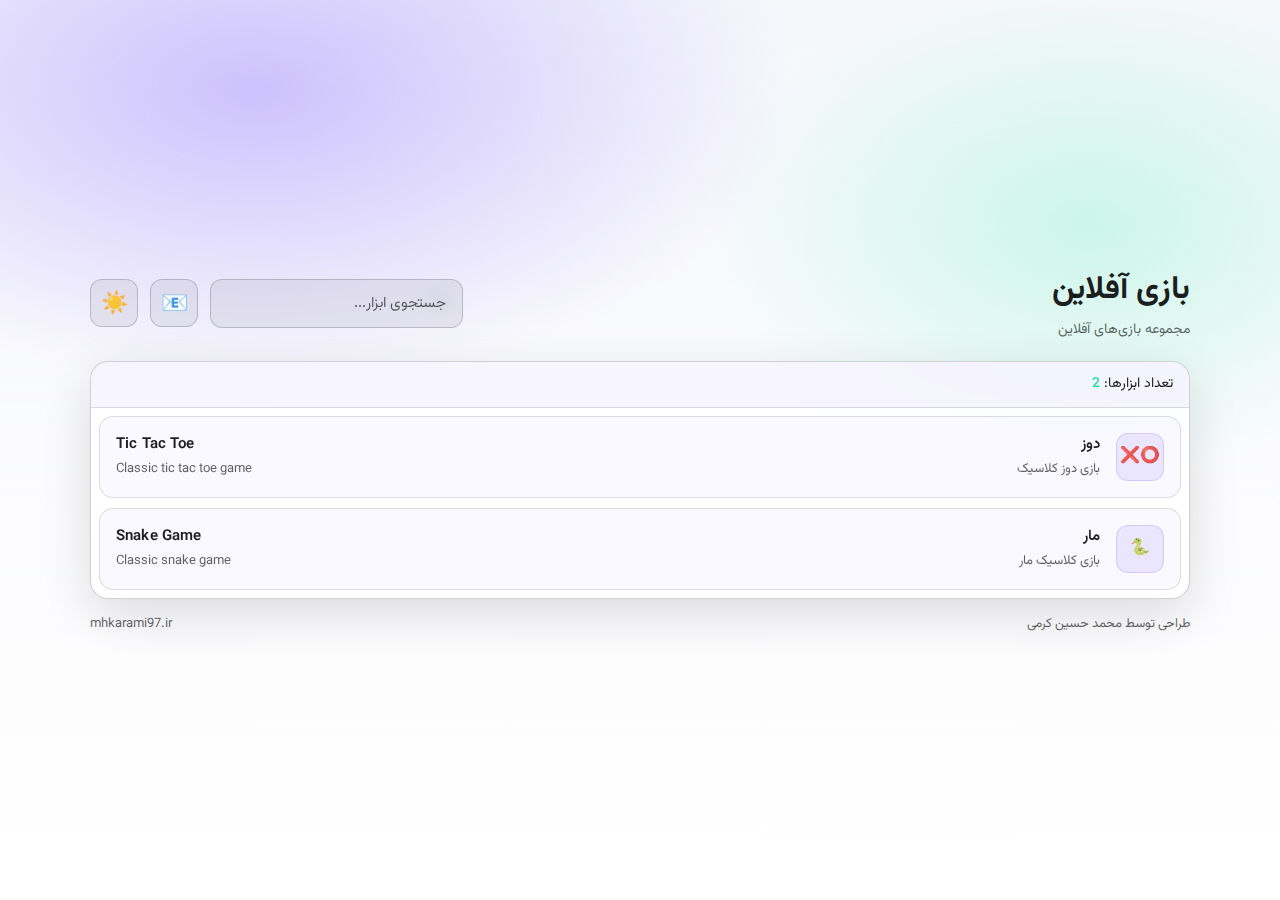
<file: index.html>
﻿<!doctype html>
<html lang="fa" dir="rtl">

<head>
    <title>Game</title>
    <meta charset="utf-8" />
    <meta name="viewport" content="width=device-width, initial-scale=1" />
    <meta name="viewport" content="width=device-width, initial-scale=1, viewport-fit=cover">
    <meta name="mobile-web-app-capable" content="yes">
    <meta name="apple-mobile-web-app-capable" content="yes">
    <meta name="apple-mobile-web-app-status-bar-style" content="black-translucent">
    <meta name="theme-color" content="#7c5cff" />
    <meta name="description" content="بازی آفلاین- Web Game Collection" />
    <meta name="apple-mobile-web-app-capable" content="yes" />
    <meta name="apple-mobile-web-app-status-bar-style" content="black-translucent" />
    <meta name="apple-mobile-web-app-title" content="Web Tools" />
    <link rel="icon" type="image/x-icon" href="/favicon.ico">
    <link rel="shortcut icon" type="image/x-icon" href="/favicon.ico">
    <link rel="apple-touch-icon" href="/favicon.ico" />
    <link rel="manifest" href="/manifest.json" />
    <link rel="stylesheet" href="/Vazirmatn-font-face.css">
    <link rel="stylesheet" href="/style.css">
    <link rel="stylesheet" href="/assets/contact-form.css">
</head>

<body>
    <div id="updateNotification" class="update-notification hidden">
        <div class="update-content">
            <span class="update-icon">🔄</span>
            <div class="update-text">
                <strong>نسخه جدید موجود است!</strong>
                <p>برای استفاده از آخرین نسخه، صفحه را به‌روزرسانی کنید.</p>
            </div>
            <button id="updateButton" class="update-button">به‌روزرسانی</button>
            <button id="dismissUpdate" class="dismiss-button" title="بستن">✕</button>
        </div>
    </div>

    <div class="wrap">
        <header>
            <div class="header-content">
                <h1>بازی آفلاین</h1>
                <p class="hint">مجموعه بازی‌های آفلاین</p>
            </div>
            <div style="display: flex; gap: 12px; align-items: center;">
                <div class="search-box">
                    <span class="search-icon">🔍</span>
                    <input type="text" class="search-input" id="searchInput" placeholder="جستجوی ابزار..." />
                </div>
                <button class="header-contact-btn" id="openContactBtn" title="تماس با ما / گزارش مشکل"
                    aria-label="Contact us">
                    <span>📧</span>
                </button>
                <button class="theme-toggle" id="themeToggle" title="تغییر تم" aria-label="Toggle theme">
                    <span id="themeIcon">🌙</span>
                </button>
            </div>
        </header>

        <section class="card" aria-label="Tools list">
            <div class="stats-bar">
                <span>تعداد ابزارها: <span class="count" id="totalCount">0</span></span>
                <span id="filteredInfo"></span>
            </div>
            <nav aria-label="Tools">
                <ul id="toolsList">
                </ul>
                <div id="noResults" class="no-results hidden">
                    <div class="no-results-icon">
                        🔍
                    </div>
                    <p>هیچ بازی یافت نشد</p>
                    <p style="font-size: 13px;">لطفاً کلمات دیگری را امتحان کنید</p>
                </div>
            </nav>
        </section>

        <footer>
            <span>طراحی توسط <a href="https://mhkarami97.ir">محمد حسین کرمی</a> </span>
            <span><a href="https://mhkarami97.ir">mhkarami97.ir</a></span>
        </footer>
    </div>

    <script src="script.js"></script>
    <script src="/assets/contact-form.js"></script>
</body>

</html>
</file>
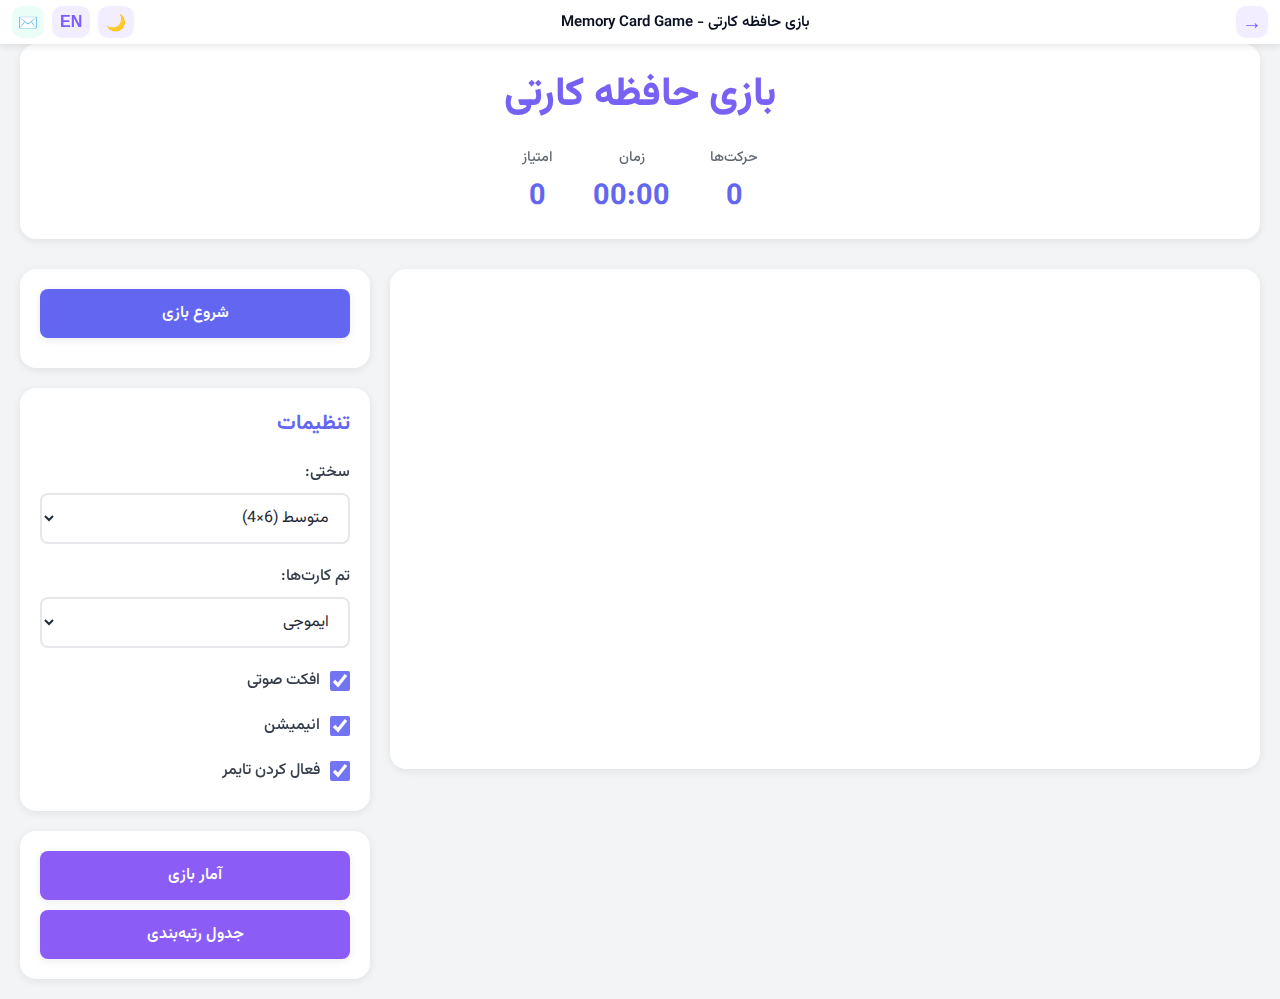
<file: memory_card/index.html>
﻿<!DOCTYPE html>
<html lang="fa" dir="rtl">
<head>
    <meta charset="UTF-8">
    <meta name="viewport" content="width=device-width, initial-scale=1.0">
    <meta name="description" content="بازی حافظه کارتی - Memory Card Game">
    <meta name="keywords" content="memory card, حافظه کارتی, game, بازی, پازل">
    <meta name="author" content="Memory Card Game">
    <title>بازی حافظه کارتی - Memory Card Game</title>
    <link rel="stylesheet" href="../Vazirmatn-font-face.css">
    <link rel="icon" type="image/x-icon" href="/favicon.ico">
    <link rel="stylesheet" href="assets/style.css">
    <link rel="stylesheet" href="../assets/tool-wrapper.css">
</head>
<body>
    <div id="app">
        <header class="header">
            <h1 id="pageTitle" data-i18n="title">بازی حافظه کارتی</h1>
            <div class="header-info">
                <div class="info-item">
                    <span class="info-label" id="movesLabel" data-i18n="moves">حرکت‌ها</span>
                    <span class="info-value" id="movesCount">0</span>
                </div>
                <div class="info-item">
                    <span class="info-label" id="timerLabel" data-i18n="timer">زمان</span>
                    <span class="info-value" id="timerDisplay">00:00</span>
                </div>
                <div class="info-item">
                    <span class="info-label" id="scoreLabel" data-i18n="score">امتیاز</span>
                    <span class="info-value" id="scoreDisplay">0</span>
                </div>
            </div>
        </header>

        <main class="main-content">
            <div class="game-container">
                <div id="gameBoard" class="game-board"></div>
                <div id="gameOverlay" class="game-overlay hidden">
                    <div class="overlay-content">
                        <h2 id="overlayTitle" data-i18n="congratulations">تبریک!</h2>
                        <p id="overlayMessage"></p>
                        <div class="overlay-stats">
                            <div class="overlay-stat">
                                <span class="overlay-stat-label" data-i18n="finalTime">زمان نهایی:</span>
                                <span class="overlay-stat-value" id="finalTime">00:00</span>
                            </div>
                            <div class="overlay-stat">
                                <span class="overlay-stat-label" data-i18n="totalMoves">کل حرکت‌ها:</span>
                                <span class="overlay-stat-value" id="finalMoves">0</span>
                            </div>
                            <div class="overlay-stat">
                                <span class="overlay-stat-label" data-i18n="finalScore">امتیاز نهایی:</span>
                                <span class="overlay-stat-value" id="finalScore">0</span>
                            </div>
                        </div>
                        <button id="playAgainBtn" class="btn btn-primary" data-i18n="playAgain">بازی مجدد</button>
                    </div>
                </div>
            </div>

            <div class="controls-panel">
                <div class="game-controls">
                    <button id="startBtn" class="btn btn-primary" data-i18n="startGame">شروع بازی</button>
                    <div id="gameControls" class="hidden">
                        <button id="newGameBtn" class="btn btn-primary" data-i18n="newGame">بازی جدید</button>
                        <button id="pauseBtn" class="btn btn-secondary" data-i18n="pause">توقف</button>
                    </div>
                </div>

                <div class="settings-panel">
                    <h3 id="settingsTitle" data-i18n="settings">تنظیمات</h3>
                    
                    <div class="setting-group">
                        <label id="difficultyLabel" data-i18n="difficulty">سختی:</label>
                        <select id="difficultySelect" class="select-input">
                            <option value="easy" data-i18n="easy">آسان (4×4)</option>
                            <option value="medium" selected data-i18n="medium">متوسط (6×4)</option>
                            <option value="hard" data-i18n="hard">سخت (6×6)</option>
                        </select>
                    </div>

                    <div class="setting-group">
                        <label id="themeLabel" data-i18n="cardTheme">تم کارت‌ها:</label>
                        <select id="themeSelect" class="select-input">
                            <option value="emoji" selected data-i18n="emoji">ایموجی</option>
                            <option value="numbers" data-i18n="numbers">اعداد</option>
                            <option value="colors" data-i18n="colors">رنگ‌ها</option>
                        </select>
                    </div>

                    <div class="setting-group checkbox-group">
                        <label>
                            <input type="checkbox" id="soundEffectsCheck" checked>
                            <span id="soundEffectsLabel" data-i18n="soundEffects">افکت صوتی</span>
                        </label>
                    </div>

                    <div class="setting-group checkbox-group">
                        <label>
                            <input type="checkbox" id="animationsCheck" checked>
                            <span id="animationsLabel" data-i18n="animations">انیمیشن</span>
                        </label>
                    </div>

                    <div class="setting-group checkbox-group">
                        <label>
                            <input type="checkbox" id="timerCheck" checked>
                            <span id="timerCheckLabel" data-i18n="enableTimer">فعال کردن تایمر</span>
                        </label>
                    </div>
                </div>

                <div class="stats-panel">
                    <button id="statsBtn" class="btn btn-secondary" data-i18n="statistics">آمار بازی</button>
                    <button id="leaderboardBtn" class="btn btn-secondary" data-i18n="leaderboard">جدول رتبه‌بندی</button>
                </div>
            </div>
        </main>
    </div>

    <div id="statsModal" class="modal hidden">
        <div class="modal-content">
            <div class="modal-header">
                <h2 id="statsModalTitle" data-i18n="statistics">آمار بازی</h2>
                <button class="modal-close" id="statsModalClose">&times;</button>
            </div>
            <div class="modal-body">
                <div class="stats-grid">
                    <div class="stat-item">
                        <span class="stat-label" id="totalGamesLabel" data-i18n="totalGames">تعداد بازی‌ها:</span>
                        <span class="stat-value" id="totalGamesValue">0</span>
                    </div>
                    <div class="stat-item">
                        <span class="stat-label" id="completedGamesLabel" data-i18n="completedGames">بازی‌های تکمیل شده:</span>
                        <span class="stat-value" id="completedGamesValue">0</span>
                    </div>
                    <div class="stat-item">
                        <span class="stat-label" id="bestTimeLabel" data-i18n="bestTime">بهترین زمان:</span>
                        <span class="stat-value" id="bestTimeValue">--:--</span>
                    </div>
                    <div class="stat-item">
                        <span class="stat-label" id="bestScoreLabel" data-i18n="bestScore">بهترین امتیاز:</span>
                        <span class="stat-value" id="bestScoreValue">0</span>
                    </div>
                    <div class="stat-item">
                        <span class="stat-label" id="averageMovesLabel" data-i18n="averageMoves">میانگین حرکت‌ها:</span>
                        <span class="stat-value" id="averageMovesValue">0</span>
                    </div>
                    <div class="stat-item">
                        <span class="stat-label" id="totalPlayTimeLabel" data-i18n="totalPlayTime">مجموع زمان بازی:</span>
                        <span class="stat-value" id="totalPlayTimeValue">00:00:00</span>
                    </div>
                </div>
            </div>
            <div class="modal-footer">
                <button id="resetStatsBtn" class="btn btn-danger" data-i18n="resetStats">بازنشانی آمار</button>
                <button id="closeStatsBtn" class="btn btn-secondary" data-i18n="close">بستن</button>
            </div>
        </div>
    </div>

    <div id="leaderboardModal" class="modal hidden">
        <div class="modal-content">
            <div class="modal-header">
                <h2 id="leaderboardModalTitle" data-i18n="leaderboard">جدول رتبه‌بندی</h2>
                <button class="modal-close" id="leaderboardModalClose">&times;</button>
            </div>
            <div class="modal-body">
                <div class="leaderboard-tabs">
                    <button class="tab-btn active" data-difficulty="easy" data-i18n="easy">آسان</button>
                    <button class="tab-btn" data-difficulty="medium" data-i18n="medium">متوسط</button>
                    <button class="tab-btn" data-difficulty="hard" data-i18n="hard">سخت</button>
                </div>
                <div id="leaderboardList" class="leaderboard-list"></div>
            </div>
            <div class="modal-footer">
                <button id="clearLeaderboardBtn" class="btn btn-danger" data-i18n="clearLeaderboard">پاک کردن جدول</button>
                <button id="closeLeaderboardBtn" class="btn btn-secondary" data-i18n="close">بستن</button>
            </div>
        </div>
    </div>

    <script src="assets/script.js"></script>
    <script src="../assets/tool-wrapper.js"></script>
</body>
</html>
</file>
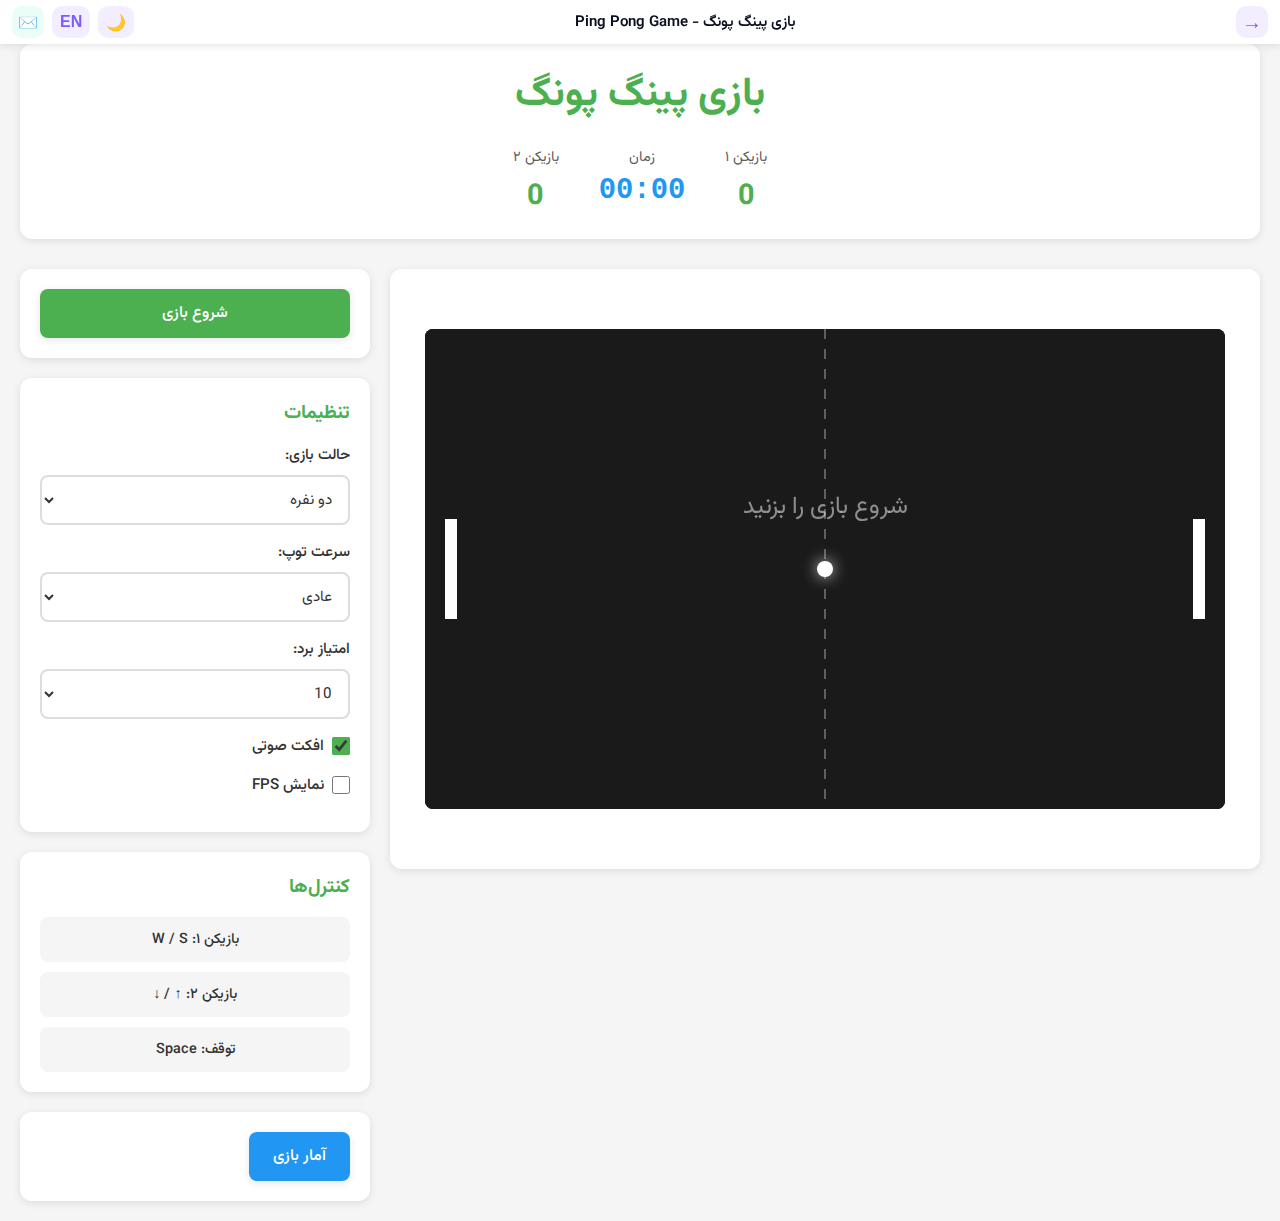
<file: ping_pong/index.html>
﻿<!DOCTYPE html>
<html lang="fa" dir="rtl">
<head>
    <meta charset="UTF-8">
    <meta name="viewport" content="width=device-width, initial-scale=1.0">
    <meta name="description" content="بازی کلاسیک پینگ پونگ - Ping Pong Game">
    <meta name="keywords" content="ping pong, پینگ پونگ, game, بازی">
    <meta name="author" content="Ping Pong Game">
    <title>بازی پینگ پونگ - Ping Pong Game</title>
    <link rel="stylesheet" href="../Vazirmatn-font-face.css">
    <link rel="icon" type="image/x-icon" href="/favicon.ico">
    <link rel="stylesheet" href="assets/style.css">
    <link rel="stylesheet" href="../assets/tool-wrapper.css">
</head>
<body>
    <div id="app">
        <header class="header">
            <h1 id="pageTitle" data-i18n="title">بازی پینگ پونگ</h1>
            <div class="header-info">
                <div class="info-item">
                    <span class="info-label" id="player1Label" data-i18n="player1">بازیکن ۱</span>
                    <span class="info-value" id="player1Score">0</span>
                </div>
                <div class="info-item timer-info">
                    <span class="info-label" id="timerLabel" data-i18n="time">زمان</span>
                    <span class="info-value" id="timerValue">00:00</span>
                </div>
                <div class="info-item">
                    <span class="info-label" id="player2Label" data-i18n="player2">بازیکن ۲</span>
                    <span class="info-value" id="player2Score">0</span>
                </div>
            </div>
        </header>

        <main class="main-content">
            <div class="game-container">
                <canvas id="gameCanvas"></canvas>
                <div id="gameOverlay" class="game-overlay hidden">
                    <div class="overlay-content">
                        <h2 id="overlayTitle" data-i18n="gameOver">بازی تمام شد!</h2>
                        <p id="overlayMessage"></p>
                        <button id="restartBtn" class="btn btn-primary" data-i18n="restartGame">شروع مجدد</button>
                    </div>
                </div>
                <div id="pauseOverlay" class="game-overlay hidden">
                    <div class="overlay-content">
                        <h2 id="pauseTitle" data-i18n="paused">متوقف شد</h2>
                        <p id="pauseMessage" data-i18n="pauseMessage">فاصله را بزنید تا ادامه دهید</p>
                        <button id="resumeBtn" class="btn btn-primary" data-i18n="resume">ادامه</button>
                    </div>
                </div>
            </div>

            <div class="controls-panel">
                <div class="game-controls">
                    <button id="startBtn" class="btn btn-primary" data-i18n="startGame">شروع بازی</button>
                    <div id="gameControls" class="hidden">
                        <button id="pauseBtn" class="btn btn-secondary" data-i18n="pause">توقف</button>
                        <button id="newGameBtn" class="btn btn-primary" data-i18n="newGame">بازی جدید</button>
                    </div>
                </div>

                <div class="settings-panel">
                    <h3 id="settingsTitle" data-i18n="settings">تنظیمات</h3>
                    
                    <div class="setting-group">
                        <label for="gameModeSelect" id="gameModeLabel" data-i18n="gameMode">حالت بازی:</label>
                        <select id="gameModeSelect" class="select-input">
                            <option value="twoPlayers" id="twoPlayersOption" data-i18n="twoPlayers">دو نفره</option>
                            <option value="vsComputer" id="vsComputerOption" data-i18n="vsComputer">با کامپیوتر</option>
                        </select>
                    </div>

                    <div class="setting-group difficulty-group">
                        <label for="difficultySelect" id="difficultyLabel" data-i18n="difficulty">سختی:</label>
                        <select id="difficultySelect" class="select-input">
                            <option value="easy" data-i18n="easy">آسان</option>
                            <option value="medium" selected data-i18n="medium">متوسط</option>
                            <option value="hard" data-i18n="hard">سخت</option>
                        </select>
                    </div>

                    <div class="setting-group">
                        <label for="ballSpeedSelect" id="ballSpeedLabel" data-i18n="ballSpeed">سرعت توپ:</label>
                        <select id="ballSpeedSelect" class="select-input">
                            <option value="slow" data-i18n="slow">کند</option>
                            <option value="normal" selected data-i18n="normal">عادی</option>
                            <option value="fast" data-i18n="fast">سریع</option>
                        </select>
                    </div>

                    <div class="setting-group">
                        <label for="winScoreSelect" id="winScoreLabel" data-i18n="winScore">امتیاز برد:</label>
                        <select id="winScoreSelect" class="select-input">
                            <option value="5">5</option>
                            <option value="10" selected>10</option>
                            <option value="15">15</option>
                            <option value="21">21</option>
                        </select>
                    </div>

                    <div class="setting-group checkbox-group">
                        <label>
                            <input type="checkbox" id="soundEffectsCheck" checked>
                            <span id="soundEffectsLabel" data-i18n="soundEffects">افکت صوتی</span>
                        </label>
                    </div>

                    <div class="setting-group checkbox-group">
                        <label>
                            <input type="checkbox" id="showFpsCheck">
                            <span id="showFpsLabel" data-i18n="showFps">نمایش FPS</span>
                        </label>
                    </div>
                </div>

                <div class="info-panel">
                    <h3 id="controlsTitle" data-i18n="controls">کنترل‌ها</h3>
                    <div class="controls-info">
                        <div class="control-item">
                            <span class="control-key" data-i18n="player1Controls">بازیکن ۱: W / S</span>
                        </div>
                        <div class="control-item">
                            <span class="control-key" data-i18n="player2Controls">بازیکن ۲: ↑ / ↓</span>
                        </div>
                        <div class="control-item">
                            <span class="control-key" data-i18n="pauseKey">توقف: Space</span>
                        </div>
                    </div>
                </div>

                <div class="stats-panel">
                    <button id="statsBtn" class="btn btn-secondary" data-i18n="statistics">آمار بازی</button>
                </div>
            </div>
        </main>
    </div>

    <div id="statsModal" class="modal hidden">
        <div class="modal-content">
            <div class="modal-header">
                <h2 id="statsModalTitle" data-i18n="statistics">آمار بازی</h2>
                <button class="modal-close" id="statsModalClose">&times;</button>
            </div>
            <div class="modal-body">
                <div class="stats-grid">
                    <div class="stat-item">
                        <span class="stat-label" id="totalGamesLabel" data-i18n="totalGames">تعداد بازی‌ها:</span>
                        <span class="stat-value" id="totalGamesValue">0</span>
                    </div>
                    <div class="stat-item">
                        <span class="stat-label" id="player1WinsLabel" data-i18n="player1Wins">برد بازیکن ۱:</span>
                        <span class="stat-value" id="player1WinsValue">0</span>
                    </div>
                    <div class="stat-item">
                        <span class="stat-label" id="player2WinsLabel" data-i18n="player2Wins">برد بازیکن ۲:</span>
                        <span class="stat-value" id="player2WinsValue">0</span>
                    </div>
                    <div class="stat-item">
                        <span class="stat-label" id="avgGameTimeLabel" data-i18n="avgGameTime">میانگین زمان:</span>
                        <span class="stat-value" id="avgGameTimeValue">0:00</span>
                    </div>
                </div>
                <div class="history-section">
                    <h3 id="historyTitle" data-i18n="history">تاریخچه بازی‌ها</h3>
                    <div id="historyList" class="history-list"></div>
                </div>
            </div>
            <div class="modal-footer">
                <button id="resetStatsBtn" class="btn btn-danger" data-i18n="resetStats">بازنشانی آمار</button>
                <button id="closeStatsBtn" class="btn btn-secondary" data-i18n="close">بستن</button>
            </div>
        </div>
    </div>

    <script src="assets/script.js"></script>
    <script src="../assets/tool-wrapper.js"></script>
</body>
</html>
</file>
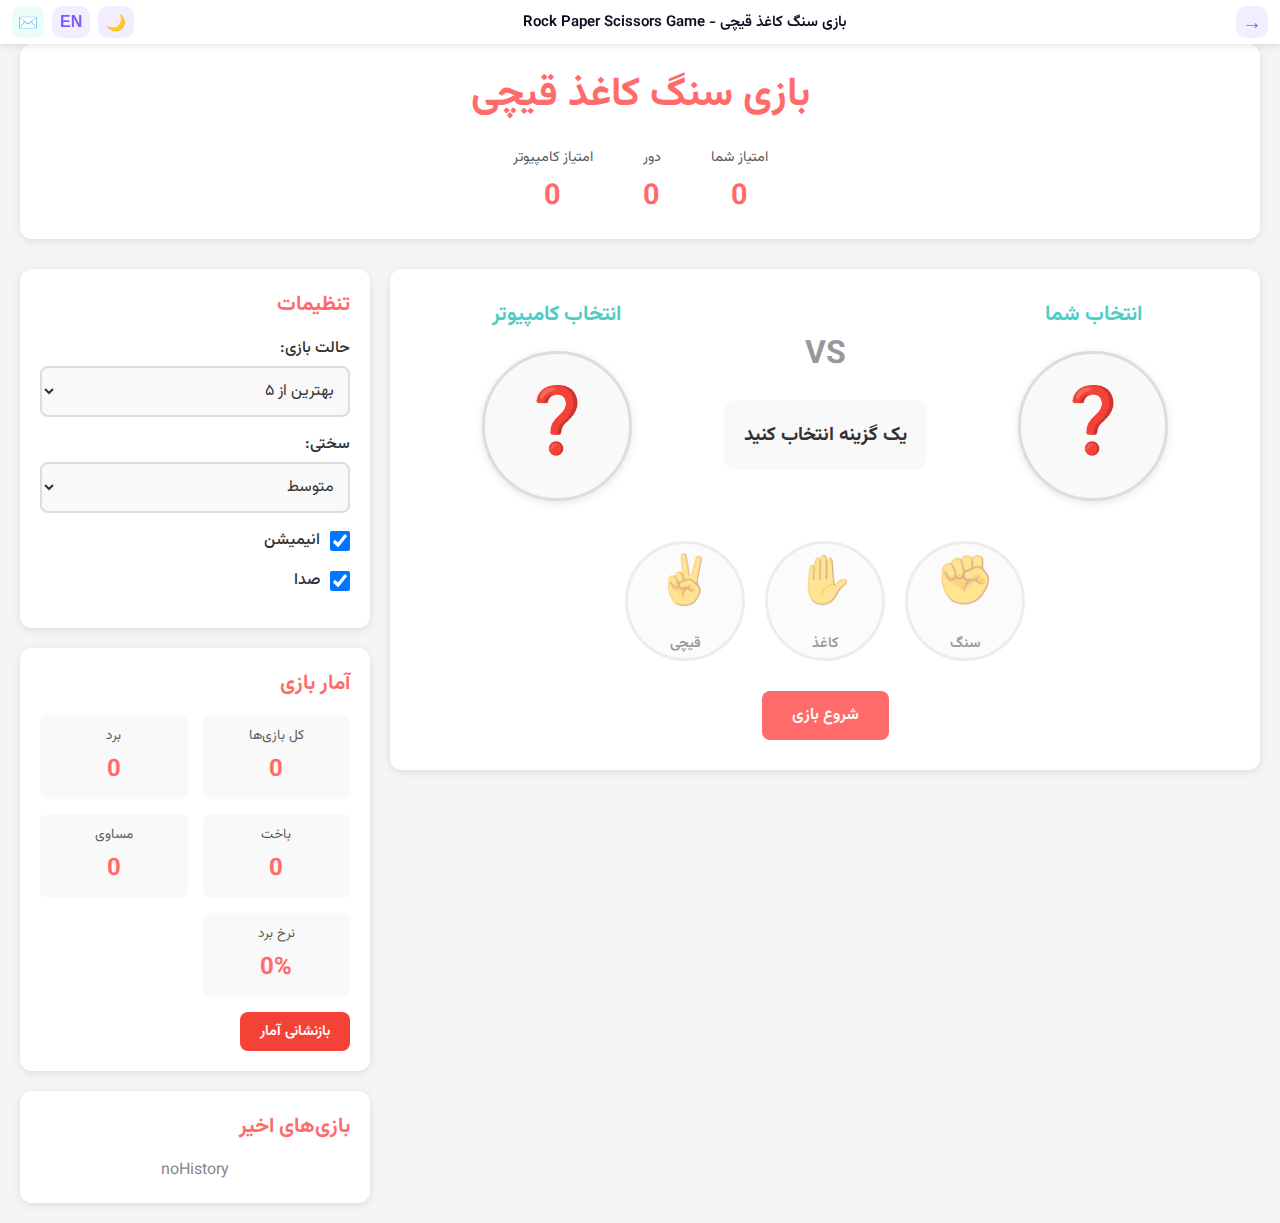
<file: rock_paper_scissors/index.html>
﻿<!DOCTYPE html>
<html lang="fa" dir="rtl">
<head>
    <meta charset="UTF-8">
    <meta name="viewport" content="width=device-width, initial-scale=1.0">
    <meta name="description" content="بازی کلاسیک سنگ کاغذ قیچی - Rock Paper Scissors Game">
    <meta name="keywords" content="rock paper scissors, سنگ کاغذ قیچی, game, بازی">
    <meta name="author" content="Rock Paper Scissors Game">
    <title>بازی سنگ کاغذ قیچی - Rock Paper Scissors Game</title>
    <link rel="stylesheet" href="../Vazirmatn-font-face.css">
    <link rel="icon" type="image/x-icon" href="/favicon.ico">
    <link rel="stylesheet" href="assets/style.css">
    <link rel="stylesheet" href="../assets/tool-wrapper.css">
</head>
<body>
    <div id="app">
        <header class="header">
            <h1 id="pageTitle" data-i18n="title">بازی سنگ کاغذ قیچی</h1>
            <div class="header-info">
                <div class="info-item">
                    <span class="info-label" data-i18n="playerScore">امتیاز شما</span>
                    <span class="info-value" id="playerScore">0</span>
                </div>
                <div class="info-item">
                    <span class="info-label" data-i18n="round">دور</span>
                    <span class="info-value" id="roundNumber">0</span>
                </div>
                <div class="info-item">
                    <span class="info-label" data-i18n="computerScore">امتیاز کامپیوتر</span>
                    <span class="info-value" id="computerScore">0</span>
                </div>
            </div>
        </header>

        <main class="main-content">
            <div class="game-container">
                <div class="game-board">
                    <div class="player-section">
                        <h2 data-i18n="yourChoice">انتخاب شما</h2>
                        <div class="choice-display" id="playerChoice">
                            <span class="choice-icon">❓</span>
                        </div>
                    </div>

                    <div class="vs-section">
                        <div class="vs-text">VS</div>
                        <div class="result-display" id="resultDisplay">
                            <p id="resultText" data-i18n="makeChoice">یک گزینه انتخاب کنید</p>
                        </div>
                    </div>

                    <div class="computer-section">
                        <h2 data-i18n="computerChoice">انتخاب کامپیوتر</h2>
                        <div class="choice-display" id="computerChoice">
                            <span class="choice-icon">❓</span>
                        </div>
                    </div>
                </div>

                <div class="choices-container">
                    <button class="choice-btn" data-choice="rock" disabled>
                        <span class="choice-icon">✊</span>
                        <span class="choice-text" data-i18n="rock">سنگ</span>
                    </button>
                    <button class="choice-btn" data-choice="paper" disabled>
                        <span class="choice-icon">✋</span>
                        <span class="choice-text" data-i18n="paper">کاغذ</span>
                    </button>
                    <button class="choice-btn" data-choice="scissors" disabled>
                        <span class="choice-icon">✌️</span>
                        <span class="choice-text" data-i18n="scissors">قیچی</span>
                    </button>
                </div>

                <div class="game-controls">
                    <button id="startBtn" class="btn btn-primary" data-i18n="startGame">شروع بازی</button>
                    <button id="resetBtn" class="btn btn-secondary hidden" data-i18n="resetGame">بازی جدید</button>
                </div>
            </div>

            <div class="controls-panel">
                <div class="settings-panel">
                    <h3 data-i18n="settings">تنظیمات</h3>
                    
                    <div class="setting-group">
                        <label for="gameModeSelect" data-i18n="gameMode">حالت بازی:</label>
                        <select id="gameModeSelect" class="select-input">
                            <option value="unlimited" data-i18n="unlimited">نامحدود</option>
                            <option value="bestOf3" data-i18n="bestOf3">بهترین از ۳</option>
                            <option value="bestOf5" data-i18n="bestOf5" selected>بهترین از ۵</option>
                            <option value="bestOf7" data-i18n="bestOf7">بهترین از ۷</option>
                        </select>
                    </div>

                    <div class="setting-group">
                        <label for="difficultySelect" data-i18n="difficulty">سختی:</label>
                        <select id="difficultySelect" class="select-input">
                            <option value="easy" data-i18n="easy">آسان</option>
                            <option value="medium" selected data-i18n="medium">متوسط</option>
                            <option value="hard" data-i18n="hard">سخت</option>
                        </select>
                    </div>

                    <div class="setting-group checkbox-group">
                        <label>
                            <input type="checkbox" id="animationsCheck" checked>
                            <span data-i18n="animations">انیمیشن</span>
                        </label>
                    </div>

                    <div class="setting-group checkbox-group">
                        <label>
                            <input type="checkbox" id="soundCheck" checked>
                            <span data-i18n="sound">صدا</span>
                        </label>
                    </div>
                </div>

                <div class="stats-panel">
                    <h3 data-i18n="statistics">آمار بازی</h3>
                    <div class="stats-grid">
                        <div class="stat-item">
                            <span class="stat-label" data-i18n="totalGames">کل بازی‌ها</span>
                            <span class="stat-value" id="totalGames">0</span>
                        </div>
                        <div class="stat-item">
                            <span class="stat-label" data-i18n="wins">برد</span>
                            <span class="stat-value" id="playerWins">0</span>
                        </div>
                        <div class="stat-item">
                            <span class="stat-label" data-i18n="losses">باخت</span>
                            <span class="stat-value" id="playerLosses">0</span>
                        </div>
                        <div class="stat-item">
                            <span class="stat-label" data-i18n="draws">مساوی</span>
                            <span class="stat-value" id="draws">0</span>
                        </div>
                        <div class="stat-item">
                            <span class="stat-label" data-i18n="winRate">نرخ برد</span>
                            <span class="stat-value" id="winRate">0%</span>
                        </div>
                    </div>
                    <button id="resetStatsBtn" class="btn btn-danger btn-sm" data-i18n="resetStats">بازنشانی آمار</button>
                </div>

                <div class="history-panel">
                    <h3 data-i18n="recentGames">بازی‌های اخیر</h3>
                    <div id="historyList" class="history-list"></div>
                </div>
            </div>
        </main>
    </div>

    <div id="gameOverModal" class="modal hidden">
        <div class="modal-content">
            <div class="modal-header">
                <h2 id="modalTitle" data-i18n="gameOver">بازی تمام شد!</h2>
            </div>
            <div class="modal-body">
                <div class="modal-result">
                    <p id="modalResult"></p>
                    <div class="modal-stats">
                        <div class="modal-stat">
                            <span data-i18n="finalScore">امتیاز نهایی:</span>
                            <span id="modalFinalScore"></span>
                        </div>
                        <div class="modal-stat">
                            <span data-i18n="totalRounds">تعداد دورها:</span>
                            <span id="modalTotalRounds"></span>
                        </div>
                    </div>
                </div>
            </div>
            <div class="modal-footer">
                <button id="playAgainBtn" class="btn btn-primary" data-i18n="playAgain">بازی مجدد</button>
                <button id="closeModalBtn" class="btn btn-secondary" data-i18n="close">بستن</button>
            </div>
        </div>
    </div>

    <script src="assets/script.js"></script>
    <script src="../assets/tool-wrapper.js"></script>
</body>
</html>
</file>
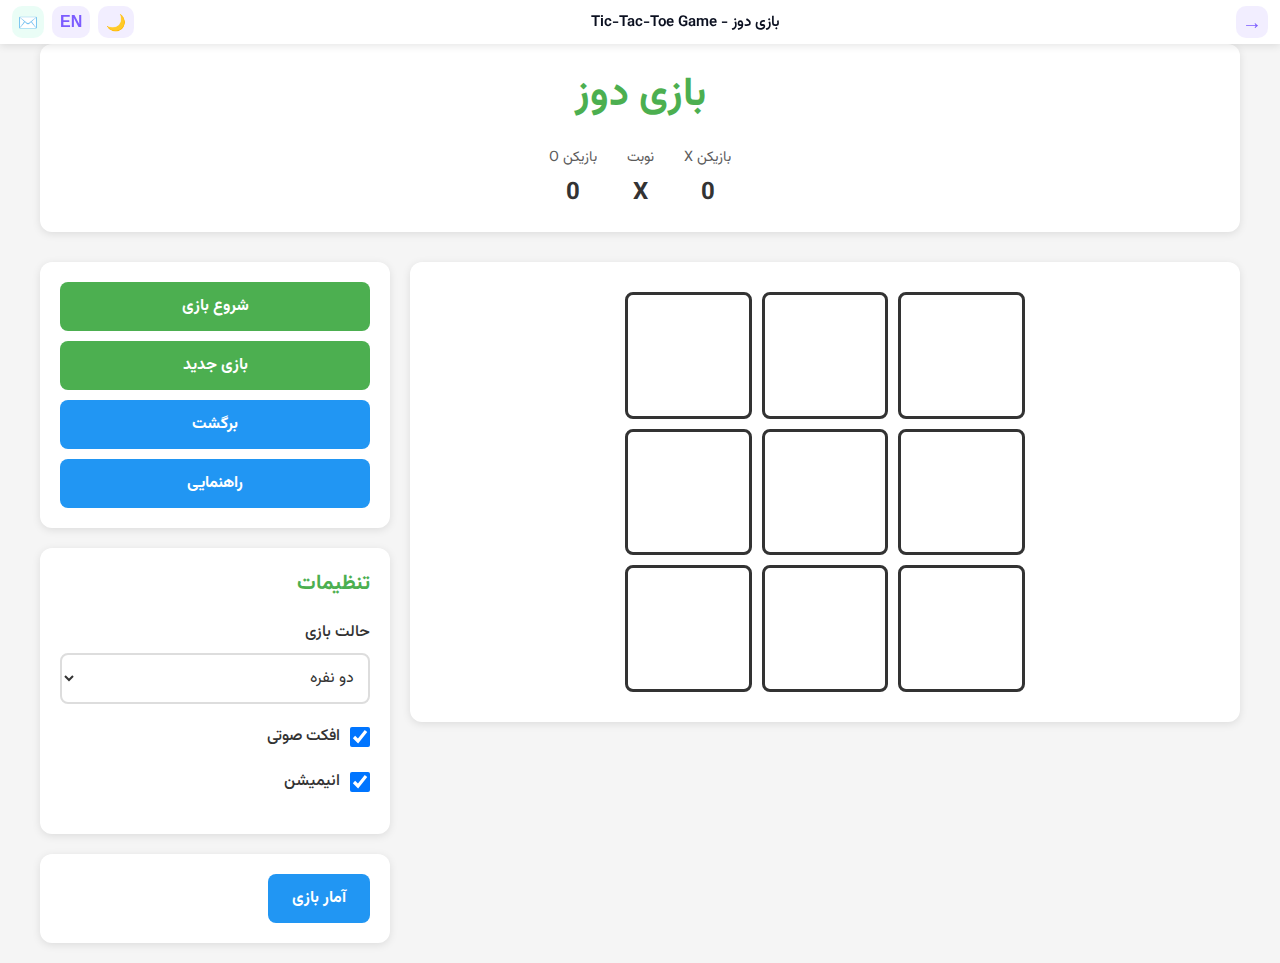
<file: tic_tac_toe/index.html>
<!DOCTYPE html>
<html lang="fa" dir="rtl">
<head>
    <meta charset="UTF-8">
    <meta name="viewport" content="width=device-width, initial-scale=1.0">
    <meta name="description" content="بازی کلاسیک دوز - Tic-Tac-Toe Game">
    <meta name="keywords" content="tic-tac-toe, دوز, game, بازی, XO">
    <meta name="author" content="Tic-Tac-Toe Game">
    <title>بازی دوز - Tic-Tac-Toe Game</title>
    <link rel="stylesheet" href="../Vazirmatn-font-face.css">
    <link rel="icon" type="image/x-icon" href="/favicon.ico">
    <link rel="stylesheet" href="assets/style.css">
    <link rel="stylesheet" href="../assets/tool-wrapper.css">
</head>
<body>
    <div id="app">
        <header class="header">
            <h1 id="pageTitle">بازی دوز</h1>
            <div class="header-info">
                <div class="info-item">
                    <span class="info-label" id="playerXLabel">بازیکن X</span>
                    <span class="info-value" id="playerXScore">0</span>
                </div>
                <div class="info-item">
                    <span class="info-label" id="turnLabel">نوبت</span>
                    <span class="info-value" id="currentTurnLabel">X</span>
                </div>
                <div class="info-item">
                    <span class="info-label" id="playerOLabel">بازیکن O</span>
                    <span class="info-value" id="playerOScore">0</span>
                </div>
            </div>
        </header>

        <main class="main-content">
            <div class="game-container">
                <div id="gameBoard"></div>
                <div id="gameOverlay" class="game-overlay hidden">
                    <div class="overlay-content">
                        <h2 id="overlayTitle">بازی تمام شد!</h2>
                        <p id="overlayMessage"></p>
                        <button id="restartBtn" class="btn btn-primary">شروع مجدد</button>
                    </div>
                </div>
            </div>

            <div class="controls-panel">
                <div class="game-controls">
                    <button id="startBtn" class="btn btn-primary">شروع بازی</button>
                    <div id="gameControls" class="hidden">
                        <button id="newGameBtn" class="btn btn-primary">بازی جدید</button>
                        <button id="undoBtn" class="btn btn-secondary">برگشت</button>
                        <button id="hintBtn" class="btn btn-secondary">راهنمایی</button>
                    </div>
                </div>

                <div class="settings-panel">
                    <h3 id="settingsTitle">تنظیمات</h3>
                    
                    <div class="setting-group">
                        <label id="gameModeLabel">حالت بازی:</label>
                        <select id="gameModeSelect" class="select-input">
                            <option value="twoPlayers" id="twoPlayersOption">دو نفره</option>
                            <option value="vsComputer" id="vsComputerOption">با کامپیوتر</option>
                        </select>
                    </div>

                    <div class="setting-group difficulty-group hidden">
                        <label id="difficultyLabel">سختی:</label>
                        <select id="difficultySelect" class="select-input">
                            <option value="easy">آسان</option>
                            <option value="medium" selected>متوسط</option>
                            <option value="hard">سخت</option>
                        </select>
                    </div>

                    <div class="setting-group checkbox-group">
                        <label>
                            <input type="checkbox" id="soundEffectsCheck" checked>
                            <span id="soundEffectsLabel">افکت صوتی</span>
                        </label>
                    </div>

                    <div class="setting-group checkbox-group">
                        <label>
                            <input type="checkbox" id="animationsCheck" checked>
                            <span id="animationsLabel">انیمیشن</span>
                        </label>
                    </div>
                </div>

                <div class="stats-panel">
                    <button id="statsBtn" class="btn btn-secondary">آمار بازی</button>
                </div>
            </div>
        </main>
    </div>

    <div id="statsModal" class="modal hidden">
        <div class="modal-content">
            <div class="modal-header">
                <h2 id="statsModalTitle">آمار بازی</h2>
                <button class="modal-close" id="statsModalClose">&times;</button>
            </div>
            <div class="modal-body">
                <div class="stats-grid">
                    <div class="stat-item">
                        <span class="stat-label" id="totalGamesLabel">تعداد بازی‌ها:</span>
                        <span class="stat-value" id="totalGamesValue">0</span>
                    </div>
                    <div class="stat-item">
                        <span class="stat-label" id="playerXWinsLabel">بازیکن X برد:</span>
                        <span class="stat-value" id="playerXWinsValue">0</span>
                    </div>
                    <div class="stat-item">
                        <span class="stat-label" id="playerOWinsLabel">بازیکن O برد:</span>
                        <span class="stat-value" id="playerOWinsValue">0</span>
                    </div>
                    <div class="stat-item">
                        <span class="stat-label" id="drawsLabel">مساوی:</span>
                        <span class="stat-value" id="drawsValue">0</span>
                    </div>
                </div>
                <div class="history-section">
                    <h3 id="historyTitle">تاریخچه بازی‌ها</h3>
                    <div id="historyList" class="history-list"></div>
                </div>
            </div>
            <div class="modal-footer">
                <button id="resetStatsBtn" class="btn btn-danger">بازنشانی آمار</button>
                <button id="closeStatsBtn" class="btn btn-secondary">بستن</button>
            </div>
        </div>
    </div>

    <script src="assets/script.js"></script>
    <script src="../assets/tool-wrapper.js"></script>
</body>
</html>
</file>
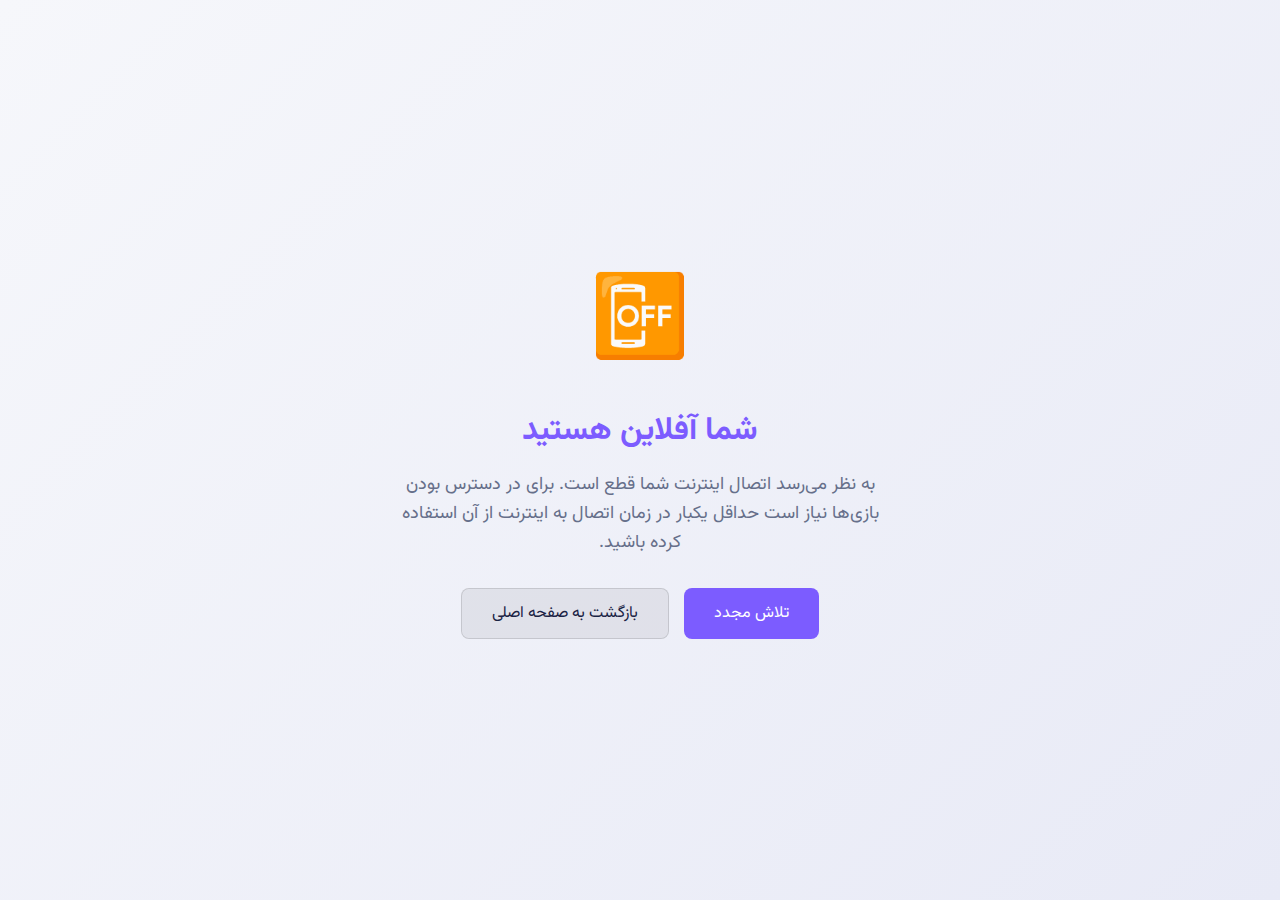
<file: offline.html>
<!doctype html>
<html lang="fa" dir="rtl">

<head>
    <title>آفلاین - Web Tools</title>
    <meta charset="utf-8" />
    <meta name="viewport" content="width=device-width, initial-scale=1" />
    <meta name="theme-color" content="#7c5cff" />
    <link rel="icon" type="image/x-icon" href="/favicon.ico">
    <link rel="stylesheet" href="/Vazirmatn-font-face.css">
    <style>
        :root {
            --bg-gradient-1: #0f1730;
            --bg-gradient-2: #1a2344;
            --text-color: #ffffff;
            --text-muted: #b8b8d1;
            --primary-color: #7c5cff;
            --card-bg: rgba(124, 92, 255, 0.1);
            --card-border: rgba(124, 92, 255, 0.3);
            --btn-secondary-bg: rgba(255, 255, 255, 0.1);
            --btn-secondary-border: rgba(255, 255, 255, 0.2);
            --btn-secondary-hover: rgba(255, 255, 255, 0.2);
        }

        body[data-theme="light"] {
            --bg-gradient-1: #f6f7fb;
            --bg-gradient-2: #e8eaf6;
            --text-color: #1a2344;
            --text-muted: #666f8a;
            --primary-color: #7c5cff;
            --card-bg: rgba(124, 92, 255, 0.08);
            --card-border: rgba(124, 92, 255, 0.25);
            --btn-secondary-bg: rgba(0, 0, 0, 0.06);
            --btn-secondary-border: rgba(0, 0, 0, 0.12);
            --btn-secondary-hover: rgba(0, 0, 0, 0.1);
        }

        * {
            margin: 0;
            padding: 0;
            box-sizing: border-box;
        }

        body {
            font-family: Vazirmatn, sans-serif;
            background: linear-gradient(135deg, var(--bg-gradient-1) 0%, var(--bg-gradient-2) 100%);
            color: var(--text-color);
            min-height: 100vh;
            display: flex;
            align-items: center;
            justify-content: center;
            padding: 20px;
            transition: background 0.3s ease, color 0.3s ease;
        }

        .offline-container {
            text-align: center;
            max-width: 500px;
            animation: fadeIn 0.5s ease-in;
        }

        @keyframes fadeIn {
            from {
                opacity: 0;
                transform: translateY(20px);
            }
            to {
                opacity: 1;
                transform: translateY(0);
            }
        }

        .offline-icon {
            font-size: 80px;
            margin-bottom: 20px;
            animation: pulse 2s infinite;
        }

        @keyframes pulse {
            0%, 100% {
                transform: scale(1);
            }
            50% {
                transform: scale(1.1);
            }
        }

        h1 {
            font-size: 32px;
            margin-bottom: 15px;
            color: var(--primary-color);
        }

        p {
            font-size: 18px;
            line-height: 1.6;
            margin-bottom: 30px;
            color: var(--text-muted);
        }

        .offline-actions {
            display: flex;
            gap: 15px;
            justify-content: center;
            flex-wrap: wrap;
        }

        .btn {
            padding: 12px 30px;
            font-size: 16px;
            font-family: Vazirmatn, sans-serif;
            border: none;
            border-radius: 8px;
            cursor: pointer;
            transition: all 0.3s ease;
            text-decoration: none;
            display: inline-block;
        }

        .btn-primary {
            background: #7c5cff;
            color: white;
        }

        .btn-primary:hover {
            background: #6a4ce0;
            transform: translateY(-2px);
            box-shadow: 0 5px 15px rgba(124, 92, 255, 0.3);
        }

        .btn-secondary {
            background: var(--btn-secondary-bg);
            color: var(--text-color);
            border: 1px solid var(--btn-secondary-border);
        }

        .btn-secondary:hover {
            background: var(--btn-secondary-hover);
            transform: translateY(-2px);
        }

        .cached-info {
            margin-top: 40px;
            padding: 20px;
            background: var(--card-bg);
            border-radius: 8px;
            border: 1px solid var(--card-border);
        }

        .cached-info h3 {
            font-size: 18px;
            margin-bottom: 10px;
            color: var(--primary-color);
        }

        .cached-info ul {
            list-style: none;
            font-size: 14px;
            color: var(--text-muted);
            text-align: right;
        }

        .cached-info li {
            padding: 5px 0;
        }

        .cached-info li::before {
            content: "✓ ";
            color: var(--primary-color);
            margin-left: 8px;
        }
    </style>
</head>

<body>
    <div class="offline-container">
        <div class="offline-icon">📴</div>
        <h1>شما آفلاین هستید</h1>
        <p>به نظر می‌رسد اتصال اینترنت شما قطع است. برای در دسترس بودن بازی‌ها نیاز است حداقل یکبار در زمان اتصال به اینترنت از آن استفاده کرده باشید.</p>
        
        <div class="offline-actions">
            <button class="btn btn-primary" onclick="window.location.reload()">تلاش مجدد</button>
            <a href="/" class="btn btn-secondary">بازگشت به صفحه اصلی</a>
        </div>
    </div>

    <script>
        // Load theme from localStorage
        function loadTheme() {
            const savedTheme = localStorage.getItem('theme');
            if (savedTheme) {
                document.body.setAttribute('data-theme', savedTheme);
            } else {
                // Use system preference if no saved theme
                const prefersDark = window.matchMedia('(prefers-color-scheme: dark)').matches;
                const theme = prefersDark ? 'dark' : 'light';
                document.body.setAttribute('data-theme', theme);
            }
        }

        // Load theme immediately
        loadTheme();

        // Check connection status
        window.addEventListener('online', () => {
            window.location.reload();
        });

        // Auto retry after 5 seconds
        setTimeout(() => {
            if (navigator.onLine) {
                window.location.reload();
            }
        }, 5000);
    </script>
</body>

</html>
</file>
<file: Vazirmatn-font-face.css>
/* Generated by script */
@font-face {
  font-family: Vazirmatn;
  src: url('assets/fonts/webfonts/Vazirmatn-Thin.woff2') format('woff2');
  font-weight: 100;
  font-style: normal;
  font-display: swap;
}

@font-face {
  font-family: Vazirmatn;
  src: url('assets/fonts/webfonts/Vazirmatn-ExtraLight.woff2') format('woff2');
  font-weight: 200;
  font-style: normal;
  font-display: swap;
}

@font-face {
  font-family: Vazirmatn;
  src: url('assets/fonts/webfonts/Vazirmatn-Light.woff2') format('woff2');
  font-weight: 300;
  font-style: normal;
  font-display: swap;
}

@font-face {
  font-family: Vazirmatn;
  src: url('assets/fonts/webfonts/Vazirmatn-Regular.woff2') format('woff2');
  font-weight: 400;
  font-style: normal;
  font-display: swap;
}

@font-face {
  font-family: Vazirmatn;
  src: url('assets/fonts/webfonts/Vazirmatn-Medium.woff2') format('woff2');
  font-weight: 500;
  font-style: normal;
  font-display: swap;
}

@font-face {
  font-family: Vazirmatn;
  src: url('assets/fonts/webfonts/Vazirmatn-SemiBold.woff2') format('woff2');
  font-weight: 600;
  font-style: normal;
  font-display: swap;
}

@font-face {
  font-family: Vazirmatn;
  src: url('assets/fonts/webfonts/Vazirmatn-Bold.woff2') format('woff2');
  font-weight: 700;
  font-style: normal;
  font-display: swap;
}

@font-face {
  font-family: Vazirmatn;
  src: url('assets/fonts/webfonts/Vazirmatn-ExtraBold.woff2') format('woff2');
  font-weight: 800;
  font-style: normal;
  font-display: swap;
}

@font-face {
  font-family: Vazirmatn;
  src: url('assets/fonts/webfonts/Vazirmatn-Black.woff2') format('woff2');
  font-weight: 900;
  font-style: normal;
  font-display: swap;
}
</file>
<file: style.css>
﻿:root {
    --bg0: #0b1020;
    --bg1: #0f1730;
    --card: rgba(255, 255, 255, .08);
    --border: rgba(255, 255, 255, .14);
    --text: rgba(255, 255, 255, .92);
    --muted: rgba(255, 255, 255, .72);
    --accent: #7c5cff;
    --accent2: #2ee9a6;
    --shadow: 0 20px 60px rgba(0, 0, 0, .45);
    --radius: 18px;
}

@media (prefers-color-scheme: light) {
    :root {
        --bg0: #f6f7fb;
        --bg1: #ffffff;
        --card: rgba(0, 0, 0, .04);
        --border: rgba(0, 0, 0, .10);
        --text: rgba(0, 0, 0, .88);
        --muted: rgba(0, 0, 0, .62);
        --shadow: 0 16px 50px rgba(18, 24, 40, .14);
    }
}

* {
    box-sizing: border-box;
}

body {
    margin: 0;
    min-height: 100dvh;
    color: var(--text);
    font-family: 'Vazirmatn', system-ui, -apple-system, Segoe UI, Roboto, Arial, sans-serif;
    font-size: 16px;
    line-height: 1.5;
    background: radial-gradient(900px 500px at 20% 10%, rgba(124, 92, 255, .35), transparent 60%),
    radial-gradient(700px 450px at 85% 25%, rgba(46, 233, 166, .22), transparent 55%),
    linear-gradient(180deg, var(--bg0), var(--bg1));
    display: grid;
    place-items: center;
    padding: 28px 16px;
}

.wrap {
    width: min(1100px, 100%);
}

header {
    display: flex;
    justify-content: space-between;
    align-items: center;
    gap: 14px;
    margin-bottom: 20px;
    flex-wrap: wrap;
}

.header-content {
    display: flex;
    flex-direction: column;
    gap: 6px;
}

h1 {
    margin: 0;
    font-size: clamp(22px, 3vw, 32px);
    letter-spacing: .2px;
    font-weight: 700;
}

.hint {
    margin: 0;
    color: var(--muted);
    font-size: 14px;
}

.search-box {
    width: 100%;
    max-width: 400px;
    position: relative;
}

.search-input {
    width: 100%;
    padding: 12px 16px 12px 44px;
    border-radius: 12px;
    border: 1px solid var(--border);
    background: var(--card);
    color: var(--text);
    font-size: 15px;
    font-family: 'Vazirmatn', sans-serif;
    transition: border-color .2s ease;
    backdrop-filter: blur(10px);
}

.search-input:focus {
    outline: none;
    border-color: var(--accent);
}

.search-input::placeholder {
    color: var(--muted);
}

.search-icon {
    position: absolute;
    right: 14px;
    top: 50%;
    transform: translateY(-50%);
    color: var(--muted);
    pointer-events: none;
}

.card {
    background: var(--card);
    border: 1px solid var(--border);
    border-radius: var(--radius);
    box-shadow: var(--shadow);
    overflow: hidden;
    backdrop-filter: blur(10px);
}

nav {
    padding: 8px;
}

ul {
    list-style: none;
    margin: 0;
    padding: 0;
    display: grid;
    gap: 10px;
}

a.link {
    display: grid;
    grid-template-columns: auto 1fr;
    align-items: center;
    gap: 16px;
    padding: 16px;
    border-radius: 14px;
    text-decoration: none;
    color: var(--text);
    border: 1px solid transparent;
    background: rgba(255, 255, 255, .06);
    transition: transform .12s ease, background .12s ease, border-color .12s ease;
}

a.link:hover {
    transform: translateY(-1px);
    border-color: rgba(124, 92, 255, .35);
    background: rgba(124, 92, 255, .12);
}

a.link:active {
    transform: translateY(0);
}

a.link:focus-visible {
    outline: 2px solid var(--accent);
    outline-offset: 3px;
}

.icon {
    width: 48px;
    height: 48px;
    display: flex;
    align-items: center;
    justify-content: center;
    background: rgba(124, 92, 255, .15);
    border-radius: 12px;
    flex-shrink: 0;
}

.icon svg {
    width: 28px;
    height: 28px;
    fill: var(--accent);
}

.content {
    display: grid;
    grid-template-columns: 1fr 1fr;
    gap: 16px;
    min-width: 0;
}

.lang-section {
    display: grid;
    gap: 4px;
    min-width: 0;
}

.name {
    font-weight: 600;
    letter-spacing: .15px;
    font-size: 15px;
}

.desc {
    font-size: 13px;
    color: var(--muted);
    overflow: hidden;
    text-overflow: ellipsis;
    white-space: nowrap;
}

.en {
    text-align: left;
    direction: ltr;
}

.fa {
    text-align: right;
    direction: rtl;
}

.no-results {
    text-align: center;
    padding: 48px 24px;
    color: var(--muted);
}

.no-results-icon {
    font-size: 48px;
    margin-bottom: 12px;
}

footer {
    margin-top: 16px;
    color: var(--muted);
    font-size: 13px;
    display: flex;
    justify-content: space-between;
    gap: 12px;
    flex-wrap: wrap;
}

footer a, footer span a{
    text-decoration: none;
    color: var(--muted);
}

.kbd {
    font-family: ui-monospace, SFMono-Regular, Menlo, Monaco, Consolas, "Liberation Mono", monospace;
    padding: 2px 8px;
    border-radius: 8px;
    border: 1px solid var(--border);
    background: rgba(255, 255, 255, .05);
    color: var(--text);
}

.stats-bar {
    padding: 12px 16px;
    background: rgba(124, 92, 255, .08);
    border-bottom: 1px solid var(--border);
    display: flex;
    justify-content: space-between;
    align-items: center;
    font-size: 14px;
}

.count {
    color: var(--accent2);
    font-weight: 600;
}

@media (max-width: 768px) {
    .content {
        grid-template-columns: 1fr;
        gap: 12px;
    }

    a.link {
        grid-template-columns: auto 1fr;
        gap: 12px;
    }

    header {
        flex-direction: column;
        align-items: stretch;
    }

    .search-box {
        max-width: 100%;
    }
}

.hidden {
    display: none !important;
}

.theme-toggle {
    width: 48px;
    height: 48px;
    border-radius: 12px;
    border: 1px solid var(--border);
    background: var(--card);
    color: var(--text);
    cursor: pointer;
    display: flex;
    align-items: center;
    justify-content: center;
    font-size: 22px;
    transition: all .2s ease;
    backdrop-filter: blur(10px);
    flex-shrink: 0;
}

.theme-toggle:hover {
    background: rgba(124, 92, 255, .12);
    border-color: rgba(124, 92, 255, .35);
    transform: scale(1.05);
}

.theme-toggle:active {
    transform: scale(0.95);
}

.install-prompt {
    position: fixed;
    bottom: 20px;
    left: 50%;
    transform: translateX(-50%);
    background: linear-gradient(135deg, var(--accent), var(--accent2));
    color: white;
    padding: 14px 20px;
    border-radius: 16px;
    box-shadow: 0 8px 30px rgba(124, 92, 255, .4);
    display: flex;
    align-items: center;
    gap: 12px;
    z-index: 1000;
    animation: slideUp .3s ease;
    max-width: calc(100% - 30px);
}

@keyframes slideUp {
    from {
        transform: translateX(-50%) translateY(100px);
        opacity: 0;
    }
    to {
        transform: translateX(-50%) translateY(0);
        opacity: 1;
    }
}

.install-prompt-text {
    flex: 1;
    min-width: 0;
}

.install-prompt-title {
    font-weight: 600;
    font-size: 15px;
    margin-bottom: 2px;
}

.install-prompt-desc {
    font-size: 13px;
    opacity: .9;
}

.install-btn {
    background: rgba(255, 255, 255, .25);
    border: 1px solid rgba(255, 255, 255, .3);
    color: white;
    padding: 8px 16px;
    border-radius: 10px;
    cursor: pointer;
    font-family: 'Vazirmatn', sans-serif;
    font-weight: 600;
    font-size: 14px;
    transition: all .2s ease;
    white-space: nowrap;
}

.install-btn:hover {
    background: rgba(255, 255, 255, .35);
    transform: scale(1.05);
}

.close-install {
    background: none;
    border: none;
    color: white;
    cursor: pointer;
    font-size: 20px;
    padding: 4px;
    line-height: 1;
    opacity: .8;
    transition: opacity .2s;
}

.close-install:hover {
    opacity: 1;
}

body[data-theme="light"] {
    --bg0: #f6f7fb;
    --bg1: #ffffff;
    --card: rgba(0, 0, 0, .06);
    --border: rgba(0, 0, 0, .18);
    --text: rgba(0, 0, 0, .88);
    --muted: rgba(0, 0, 0, .62);
    --shadow: 0 16px 50px rgba(18, 24, 40, .14);
}

body[data-theme="light"] a.link {
    background: rgba(124, 92, 255, .04);
    border: 1px solid rgba(0, 0, 0, .12);
}

body[data-theme="light"] a.link:hover {
    background: rgba(124, 92, 255, .12);
    border-color: rgba(124, 92, 255, .45);
    box-shadow: 0 4px 12px rgba(124, 92, 255, .15);
}

body[data-theme="light"] .icon {
    background: rgba(124, 92, 255, .12);
    border: 1px solid rgba(124, 92, 255, .2);
}

body[data-theme="light"] .stats-bar {
    background: rgba(124, 92, 255, .06);
    border-bottom: 1px solid rgba(0, 0, 0, .12);
}

body[data-theme="light"] .card {
    background: rgba(255, 255, 255, .85);
    backdrop-filter: blur(20px);
}

body[data-theme="dark"] {
    --bg0: #0b1020;
    --bg1: #0f1730;
    --card: rgba(255, 255, 255, .08);
    --border: rgba(255, 255, 255, .14);
    --text: rgba(255, 255, 255, .92);
    --muted: rgba(255, 255, 255, .72);
    --shadow: 0 20px 60px rgba(0, 0, 0, .45);
}

/* Update Notification Styles */
.update-notification {
    position: fixed;
    bottom: 24px;
    left: 50%;
    transform: translateX(-50%) translateY(150%);
    z-index: 1000;
    width: min(500px, calc(100% - 32px));
    opacity: 0;
    transition: all 0.4s cubic-bezier(0.4, 0, 0.2, 1);
}

.update-notification.show {
    transform: translateX(-50%) translateY(0);
    opacity: 1;
}

.update-notification.hidden {
    display: block;
}

.update-content {
    background: linear-gradient(135deg, var(--accent) 0%, #9b7fff 100%);
    backdrop-filter: blur(20px);
    border-radius: var(--radius);
    padding: 20px 24px;
    box-shadow: 0 12px 40px rgba(124, 92, 255, 0.5),
                0 0 0 1px rgba(255, 255, 255, 0.1);
    display: flex;
    align-items: center;
    gap: 16px;
    position: relative;
    color: white;
}

.update-icon {
    font-size: 32px;
    flex-shrink: 0;
    animation: rotate 2s linear infinite;
}

@keyframes rotate {
    from {
        transform: rotate(0deg);
    }
    to {
        transform: rotate(360deg);
    }
}

.update-text {
    flex: 1;
}

.update-text strong {
    display: block;
    font-size: 16px;
    font-weight: 600;
    margin-bottom: 4px;
}

.update-text p {
    margin: 0;
    font-size: 14px;
    opacity: 0.95;
    line-height: 1.4;
}

.update-button {
    background: white;
    color: var(--accent);
    border: none;
    padding: 10px 20px;
    border-radius: 12px;
    font-family: 'Vazirmatn', sans-serif;
    font-size: 14px;
    font-weight: 600;
    cursor: pointer;
    transition: all 0.2s;
    flex-shrink: 0;
}

.update-button:hover {
    transform: scale(1.05);
    box-shadow: 0 4px 12px rgba(255, 255, 255, 0.3);
}

.update-button:active {
    transform: scale(0.98);
}

.dismiss-button {
    position: absolute;
    top: 8px;
    right: 8px;
    background: rgba(255, 255, 255, 0.2);
    border: none;
    width: 28px;
    height: 28px;
    border-radius: 8px;
    color: white;
    font-size: 16px;
    cursor: pointer;
    display: flex;
    align-items: center;
    justify-content: center;
    transition: all 0.2s;
    padding: 0;
    line-height: 1;
}

.dismiss-button:hover {
    background: rgba(255, 255, 255, 0.3);
}

@media (max-width: 600px) {
    .update-content {
        flex-direction: column;
        text-align: center;
        padding: 24px 20px;
    }
    
    .update-icon {
        font-size: 48px;
    }
    
    .update-button {
        width: 100%;
    }
    
    .dismiss-button {
        top: 12px;
        right: 12px;
    }
}
</file>
<file: assets/contact-form.css>
﻿/* Contact Form Modal Styles */
.contact-modal {
    position: fixed;
    top: 0;
    left: 0;
    right: 0;
    bottom: 0;
    z-index: 9999;
    display: flex;
    align-items: center;
    justify-content: center;
    padding: 20px;
    opacity: 1;
    transition: opacity 0.3s ease;
}

.contact-modal.hidden {
    display: none;
    opacity: 0;
}

.contact-modal-overlay {
    position: absolute;
    top: 0;
    left: 0;
    right: 0;
    bottom: 0;
    background: rgba(0, 0, 0, 0.7);
    backdrop-filter: blur(4px);
    animation: fadeIn 0.3s ease;
}

.contact-modal-content {
    position: relative;
    background: var(--bg1);
    border: 1px solid var(--border);
    border-radius: var(--radius);
    box-shadow: var(--shadow);
    max-width: 600px;
    width: 100%;
    max-height: 90vh;
    overflow-y: auto;
    z-index: 1;
    animation: slideUp 0.3s ease;
}

.contact-modal-header {
    display: flex;
    justify-content: space-between;
    align-items: center;
    padding: 24px 24px 16px;
    border-bottom: 1px solid var(--border);
}

.contact-modal-header h2 {
    margin: 0;
    font-size: 20px;
    color: var(--text);
}

.contact-modal-close {
    background: none;
    border: none;
    font-size: 24px;
    color: var(--muted);
    cursor: pointer;
    padding: 4px 8px;
    border-radius: 8px;
    transition: all 0.2s;
    line-height: 1;
}

.contact-modal-close:hover {
    background: var(--card);
    color: var(--text);
}

.contact-form {
    padding: 24px;
}

.form-group {
    margin-bottom: 20px;
}

.form-group label {
    display: block;
    margin-bottom: 8px;
    font-size: 14px;
    font-weight: 500;
    color: var(--text);
}

.form-group input,
.form-group select,
.form-group textarea {
    width: 100%;
    padding: 12px 16px;
    background: var(--card);
    border: 1px solid var(--border);
    border-radius: 12px;
    color: var(--text);
    font-family: 'Vazirmatn', system-ui, -apple-system, Segoe UI, Roboto, Arial, sans-serif;
    font-size: 15px;
    transition: all 0.2s;
}

.form-group input:focus,
.form-group select:focus,
.form-group textarea:focus {
    outline: none;
    border-color: var(--accent);
    background: rgba(124, 92, 255, 0.08);
}

.form-group textarea {
    resize: vertical;
    min-height: 120px;
}

.form-group select {
    cursor: pointer;
    /* Ensure text is visible in dark mode */
    appearance: none;
    -webkit-appearance: none;
    -moz-appearance: none;
    background-image: url("data:image/svg+xml;charset=UTF-8,%3csvg xmlns='http://www.w3.org/2000/svg' viewBox='0 0 24 24' fill='none' stroke='rgba(255,255,255,0.6)' stroke-width='2' stroke-linecap='round' stroke-linejoin='round'%3e%3cpolyline points='6 9 12 15 18 9'%3e%3c/polyline%3e%3c/svg%3e");
    background-repeat: no-repeat;
    background-position: left 12px center;
    background-size: 16px;
    padding-left: 40px;
}

.form-group select option {
    background-color: #1a1f3a;
    color: #ffffff;
    padding: 10px;
    font-size: 15px;
}

/* Light mode support for options */
@media (prefers-color-scheme: light) {
    .form-group select option {
        background-color: #ffffff;
        color: #1a1f3a;
    }
    
    .form-group select {
        background-image: url("data:image/svg+xml;charset=UTF-8,%3csvg xmlns='http://www.w3.org/2000/svg' viewBox='0 0 24 24' fill='none' stroke='rgba(0,0,0,0.6)' stroke-width='2' stroke-linecap='round' stroke-linejoin='round'%3e%3cpolyline points='6 9 12 15 18 9'%3e%3c/polyline%3e%3c/svg%3e");
    }
}

/* Firefox specific fix for select dropdown */
@-moz-document url-prefix() {
    .form-group select option {
        background-color: #1a1f3a;
        color: #ffffff;
    }
}


.form-actions {
    display: flex;
    gap: 12px;
    margin-top: 24px;
}

.btn-submit,
.btn-cancel {
    flex: 1;
    padding: 12px 24px;
    border: none;
    border-radius: 12px;
    font-family: 'Vazirmatn', system-ui, -apple-system, Segoe UI, Roboto, Arial, sans-serif;
    font-size: 15px;
    font-weight: 500;
    cursor: pointer;
    transition: all 0.2s;
}

.btn-submit {
    background: var(--accent);
    color: white;
}

.btn-submit:hover:not(:disabled) {
    background: #6b4ee6;
    transform: translateY(-1px);
    box-shadow: 0 8px 20px rgba(124, 92, 255, 0.3);
}

.btn-submit:disabled {
    opacity: 0.6;
    cursor: not-allowed;
}

.btn-cancel {
    background: var(--card);
    color: var(--text);
}

.btn-cancel:hover {
    background: var(--border);
}

.btn-loading {
    display: none;
}

.btn-submit:disabled .btn-text {
    display: none;
}

.btn-submit:disabled .btn-loading {
    display: inline;
}

.form-message {
    margin-top: 16px;
    padding: 12px 16px;
    border-radius: 12px;
    font-size: 14px;
    text-align: center;
}

.form-message.hidden {
    display: none;
}

.form-message.success {
    background: rgba(46, 233, 166, 0.15);
    color: var(--accent2);
    border: 1px solid rgba(46, 233, 166, 0.3);
}

.form-message.error {
    background: rgba(255, 82, 82, 0.15);
    color: #ff5252;
    border: 1px solid rgba(255, 82, 82, 0.3);
}

@keyframes fadeIn {
    from {
        opacity: 0;
    }
    to {
        opacity: 1;
    }
}

@keyframes slideUp {
    from {
        opacity: 0;
        transform: translateY(30px);
    }
    to {
        opacity: 1;
        transform: translateY(0);
    }
}

/* Header Contact Button - matches theme-toggle style */
.header-contact-btn {
    width: 48px;
    height: 48px;
    border-radius: 12px;
    border: 1px solid var(--border);
    background: var(--card);
    color: var(--text);
    cursor: pointer;
    display: flex;
    align-items: center;
    justify-content: center;
    font-size: 22px;
    transition: all .2s ease;
    backdrop-filter: blur(10px);
    flex-shrink: 0;
    padding: 0;
}

.header-contact-btn:hover {
    background: rgba(124, 92, 255, .12);
    border-color: rgba(124, 92, 255, .35);
    transform: scale(1.05);
}

.header-contact-btn:active {
    transform: scale(0.95);
}

@media (max-width: 768px) {
    .contact-modal-content {
        max-height: 95vh;
    }
    
    .contact-modal-header {
        padding: 20px 20px 12px;
    }
    
    .contact-modal-header h2 {
        font-size: 18px;
    }
    
    .contact-form {
        padding: 20px;
    }
    
    .form-actions {
        flex-direction: column;
    }
    
    .btn-submit,
    .btn-cancel {
        width: 100%;
    }
}

/* Scrollbar styles for modal content */
.contact-modal-content::-webkit-scrollbar {
    width: 8px;
}

.contact-modal-content::-webkit-scrollbar-track {
    background: var(--card);
    border-radius: 10px;
}

.contact-modal-content::-webkit-scrollbar-thumb {
    background: var(--border);
    border-radius: 10px;
}

.contact-modal-content::-webkit-scrollbar-thumb:hover {
    background: var(--muted);
}
</file>
<file: memory_card/assets/style.css>
﻿:root {
    --primary-color: #6366f1;
    --primary-hover: #4f46e5;
    --secondary-color: #8b5cf6;
    --secondary-hover: #7c3aed;
    --danger-color: #ef4444;
    --danger-hover: #dc2626;
    --success-color: #10b981;
    --success-hover: #059669;
    --text-color: #1f2937;
    --bg-color: #f3f4f6;
    --card-bg: #ffffff;
    --border-color: #e5e7eb;
    --card-front-bg: linear-gradient(135deg, #667eea 0%, #764ba2 100%);
    --card-back-bg: #ffffff;
    --card-shadow: 0 4px 6px rgba(0, 0, 0, 0.1);
    --card-shadow-hover: 0 8px 15px rgba(0, 0, 0, 0.2);
    --shadow: 0 2px 8px rgba(0, 0, 0, 0.08);
    --shadow-hover: 0 4px 16px rgba(0, 0, 0, 0.12);
    --transition: all 0.3s ease;
    --card-flip-duration: 0.6s;
}

[data-theme="dark"] {
    --text-color: #e5e7eb;
    --bg-color: #111827;
    --card-bg: #1f2937;
    --border-color: #374151;
    --card-front-bg: linear-gradient(135deg, #4c1d95 0%, #581c87 100%);
    --card-back-bg: #374151;
    --shadow: 0 2px 8px rgba(0, 0, 0, 0.3);
    --shadow-hover: 0 4px 16px rgba(0, 0, 0, 0.4);
}

* {
    margin: 0;
    padding: 0;
    box-sizing: border-box;
}

body {
    font-family: Vazirmatn, -apple-system, BlinkMacSystemFont, 'Segoe UI', sans-serif;
    background-color: var(--bg-color);
    color: var(--text-color);
    min-height: 100vh;
    transition: var(--transition);
    padding: 20px;
}

#app {
    max-width: 1400px;
    margin: 0 auto;
}

.header {
    text-align: center;
    margin-bottom: 30px;
    padding: 20px;
    background: var(--card-bg);
    border-radius: 16px;
    box-shadow: var(--shadow);
}

.header h1 {
    font-size: 2.5rem;
    margin-bottom: 20px;
    background: linear-gradient(135deg, var(--primary-color), var(--secondary-color));
    -webkit-background-clip: text;
    -webkit-text-fill-color: transparent;
    background-clip: text;
    font-weight: 800;
}

.header-info {
    display: flex;
    justify-content: center;
    gap: 40px;
    flex-wrap: wrap;
}

.info-item {
    display: flex;
    flex-direction: column;
    align-items: center;
    gap: 5px;
}

.info-label {
    font-size: 0.9rem;
    opacity: 0.7;
    font-weight: 500;
}

.info-value {
    font-size: 1.8rem;
    font-weight: bold;
    color: var(--primary-color);
}

.main-content {
    display: grid;
    grid-template-columns: 1fr 350px;
    gap: 20px;
    align-items: start;
}

.game-container {
    background: var(--card-bg);
    padding: 30px;
    border-radius: 16px;
    box-shadow: var(--shadow);
    position: relative;
    min-height: 500px;
}

.game-board {
    display: grid;
    gap: 15px;
    margin: 0 auto;
    perspective: 1000px;
}

.game-board.easy {
    grid-template-columns: repeat(4, 1fr);
    max-width: 500px;
}

.game-board.medium {
    grid-template-columns: repeat(6, 1fr);
    max-width: 650px;
}

.game-board.hard {
    grid-template-columns: repeat(6, 1fr);
    max-width: 700px;
}

.card {
    aspect-ratio: 1;
    position: relative;
    cursor: pointer;
    transform-style: preserve-3d;
    transition: transform var(--card-flip-duration);
    border-radius: 12px;
}

.card.flipped {
    transform: rotateY(180deg);
}

.card.matched {
    animation: matchPulse 0.5s ease;
    pointer-events: none;
}

.card.shake {
    animation: shake 0.5s ease;
}

.card-face {
    position: absolute;
    width: 100%;
    height: 100%;
    backface-visibility: hidden;
    display: flex;
    align-items: center;
    justify-content: center;
    border-radius: 12px;
    box-shadow: var(--card-shadow);
    transition: box-shadow 0.3s ease;
}

.card:hover .card-face {
    box-shadow: var(--card-shadow-hover);
}

.card-back {
    background: var(--card-front-bg);
    color: white;
    font-size: 1.2rem;
    font-weight: bold;
}

.card-back::before {
    content: '?';
    font-size: 3rem;
    opacity: 0.5;
}

.card-front {
    background: var(--card-back-bg);
    transform: rotateY(180deg);
    font-size: 3rem;
    border: 2px solid var(--border-color);
}

.card-front.emoji {
    font-size: 3rem;
}

.card-front.number {
    font-size: 2.5rem;
    font-weight: bold;
    color: var(--primary-color);
}

.card-front.color {
    border: none;
}

.game-overlay {
    position: absolute;
    top: 0;
    left: 0;
    right: 0;
    bottom: 0;
    background: rgba(0, 0, 0, 0.9);
    display: flex;
    align-items: center;
    justify-content: center;
    border-radius: 16px;
    z-index: 100;
    animation: fadeIn 0.3s ease;
}

.game-overlay.hidden {
    display: none;
}

.overlay-content {
    background: var(--card-bg);
    padding: 40px;
    border-radius: 16px;
    text-align: center;
    max-width: 400px;
    animation: scaleIn 0.3s ease;
}

.overlay-content h2 {
    font-size: 2rem;
    margin-bottom: 20px;
    color: var(--success-color);
}

.overlay-content p {
    font-size: 1.1rem;
    margin-bottom: 25px;
    opacity: 0.8;
}

.overlay-stats {
    display: flex;
    flex-direction: column;
    gap: 15px;
    margin-bottom: 30px;
    padding: 20px;
    background: var(--bg-color);
    border-radius: 12px;
}

.overlay-stat {
    display: flex;
    justify-content: space-between;
    align-items: center;
}

.overlay-stat-label {
    font-weight: 500;
    opacity: 0.8;
}

.overlay-stat-value {
    font-size: 1.3rem;
    font-weight: bold;
    color: var(--primary-color);
}

.controls-panel {
    display: flex;
    flex-direction: column;
    gap: 20px;
}

.game-controls {
    background: var(--card-bg);
    padding: 20px;
    border-radius: 16px;
    box-shadow: var(--shadow);
}

.game-controls button {
    width: 100%;
    margin-bottom: 10px;
}

.game-controls button:last-child {
    margin-bottom: 0;
}

.settings-panel {
    background: var(--card-bg);
    padding: 20px;
    border-radius: 16px;
    box-shadow: var(--shadow);
}

.settings-panel h3 {
    font-size: 1.3rem;
    margin-bottom: 20px;
    color: var(--primary-color);
}

.setting-group {
    margin-bottom: 20px;
}

.setting-group:last-child {
    margin-bottom: 0;
}

.setting-group label {
    display: block;
    margin-bottom: 8px;
    font-weight: 500;
    opacity: 0.9;
}

.setting-group.checkbox-group label {
    display: flex;
    align-items: center;
    gap: 10px;
    cursor: pointer;
}

.select-input {
    width: 100%;
    padding: 10px 15px;
    border: 2px solid var(--border-color);
    border-radius: 8px;
    background: var(--card-bg);
    color: var(--text-color);
    font-size: 1rem;
    font-family: inherit;
    cursor: pointer;
    transition: var(--transition);
}

.select-input:hover {
    border-color: var(--primary-color);
}

.select-input:focus {
    outline: none;
    border-color: var(--primary-color);
    box-shadow: 0 0 0 3px rgba(99, 102, 241, 0.1);
}

input[type="checkbox"] {
    width: 20px;
    height: 20px;
    cursor: pointer;
    accent-color: var(--primary-color);
}

.stats-panel {
    background: var(--card-bg);
    padding: 20px;
    border-radius: 16px;
    box-shadow: var(--shadow);
}

.stats-panel button {
    width: 100%;
    margin-bottom: 10px;
}

.stats-panel button:last-child {
    margin-bottom: 0;
}

.btn {
    padding: 12px 24px;
    border: none;
    border-radius: 8px;
    font-size: 1rem;
    font-weight: 600;
    font-family: inherit;
    cursor: pointer;
    transition: var(--transition);
    box-shadow: var(--shadow);
}

.btn:hover {
    transform: translateY(-2px);
    box-shadow: var(--shadow-hover);
}

.btn:active {
    transform: translateY(0);
}

.btn-primary {
    background: var(--primary-color);
    color: white;
}

.btn-primary:hover {
    background: var(--primary-hover);
}

.btn-secondary {
    background: var(--secondary-color);
    color: white;
}

.btn-secondary:hover {
    background: var(--secondary-hover);
}

.btn-danger {
    background: var(--danger-color);
    color: white;
}

.btn-danger:hover {
    background: var(--danger-hover);
}

.hidden {
    display: none !important;
}

.modal {
    position: fixed;
    top: 0;
    left: 0;
    right: 0;
    bottom: 0;
    background: rgba(0, 0, 0, 0.7);
    display: flex;
    align-items: center;
    justify-content: center;
    z-index: 1000;
    padding: 20px;
    animation: fadeIn 0.3s ease;
}

.modal.hidden {
    display: none;
}

.modal-content {
    background: var(--card-bg);
    border-radius: 16px;
    max-width: 600px;
    width: 100%;
    max-height: 90vh;
    overflow: hidden;
    display: flex;
    flex-direction: column;
    animation: slideUp 0.3s ease;
}

.modal-header {
    padding: 20px 30px;
    border-bottom: 2px solid var(--border-color);
    display: flex;
    justify-content: space-between;
    align-items: center;
}

.modal-header h2 {
    font-size: 1.5rem;
    color: var(--primary-color);
}

.modal-close {
    background: none;
    border: none;
    font-size: 2rem;
    cursor: pointer;
    color: var(--text-color);
    opacity: 0.6;
    transition: var(--transition);
    line-height: 1;
    padding: 0;
    width: 30px;
    height: 30px;
}

.modal-close:hover {
    opacity: 1;
    transform: rotate(90deg);
}

.modal-body {
    padding: 30px;
    overflow-y: auto;
    flex: 1;
}

.modal-footer {
    padding: 20px 30px;
    border-top: 2px solid var(--border-color);
    display: flex;
    gap: 10px;
    justify-content: flex-end;
}

.stats-grid {
    display: grid;
    grid-template-columns: repeat(2, 1fr);
    gap: 20px;
}

.stat-item {
    background: var(--bg-color);
    padding: 20px;
    border-radius: 12px;
    text-align: center;
}

.stat-label {
    display: block;
    font-size: 0.9rem;
    opacity: 0.7;
    margin-bottom: 8px;
}

.stat-value {
    display: block;
    font-size: 1.8rem;
    font-weight: bold;
    color: var(--primary-color);
}

.leaderboard-tabs {
    display: flex;
    gap: 10px;
    margin-bottom: 20px;
    border-bottom: 2px solid var(--border-color);
}

.tab-btn {
    flex: 1;
    padding: 12px 20px;
    background: none;
    border: none;
    border-bottom: 3px solid transparent;
    color: var(--text-color);
    font-family: inherit;
    font-size: 1rem;
    font-weight: 600;
    cursor: pointer;
    transition: var(--transition);
    opacity: 0.6;
}

.tab-btn:hover {
    opacity: 0.8;
}

.tab-btn.active {
    opacity: 1;
    border-bottom-color: var(--primary-color);
    color: var(--primary-color);
}

.leaderboard-list {
    display: flex;
    flex-direction: column;
    gap: 10px;
}

.leaderboard-item {
    display: flex;
    align-items: center;
    gap: 15px;
    padding: 15px;
    background: var(--bg-color);
    border-radius: 12px;
    transition: var(--transition);
}

.leaderboard-item:hover {
    transform: translateX(5px);
}

[dir="ltr"] .leaderboard-item:hover {
    transform: translateX(-5px);
}

.leaderboard-rank {
    font-size: 1.5rem;
    font-weight: bold;
    min-width: 40px;
    text-align: center;
}

.leaderboard-rank.gold {
    color: #fbbf24;
}

.leaderboard-rank.silver {
    color: #94a3b8;
}

.leaderboard-rank.bronze {
    color: #d97706;
}

.leaderboard-info {
    flex: 1;
}

.leaderboard-time {
    font-size: 1.1rem;
    font-weight: 600;
    color: var(--primary-color);
}

.leaderboard-details {
    font-size: 0.9rem;
    opacity: 0.7;
    margin-top: 5px;
}

.leaderboard-score {
    font-size: 1.3rem;
    font-weight: bold;
    color: var(--success-color);
}

.empty-leaderboard {
    text-align: center;
    padding: 40px 20px;
    opacity: 0.6;
}

@keyframes fadeIn {
    from {
        opacity: 0;
    }
    to {
        opacity: 1;
    }
}

@keyframes scaleIn {
    from {
        transform: scale(0.9);
        opacity: 0;
    }
    to {
        transform: scale(1);
        opacity: 1;
    }
}

@keyframes slideUp {
    from {
        transform: translateY(50px);
        opacity: 0;
    }
    to {
        transform: translateY(0);
        opacity: 1;
    }
}

@keyframes matchPulse {
    0%, 100% {
        transform: scale(1);
    }
    50% {
        transform: scale(1.1);
    }
}

@keyframes shake {
    0%, 100% {
        transform: translateX(0);
    }
    25% {
        transform: translateX(-10px);
    }
    75% {
        transform: translateX(10px);
    }
}

[dir="ltr"] @keyframes shake {
    0%, 100% {
        transform: translateX(0);
    }
    25% {
        transform: translateX(10px);
    }
    75% {
        transform: translateX(-10px);
    }
}

@media (max-width: 1024px) {
    .main-content {
        grid-template-columns: 1fr;
    }

    .controls-panel {
        order: 2;
    }

    .game-container {
        order: 1;
    }
}

@media (max-width: 768px) {
    body {
        padding: 10px;
    }

    .header h1 {
        font-size: 2rem;
    }

    .header-info {
        gap: 20px;
    }

    .info-value {
        font-size: 1.5rem;
    }

    .game-container {
        padding: 20px;
    }

    .game-board {
        gap: 10px;
    }

    .game-board.easy {
        max-width: 100%;
    }

    .game-board.medium {
        max-width: 100%;
    }

    .game-board.hard {
        max-width: 100%;
    }

    .card-front {
        font-size: 2rem;
    }

    .overlay-content {
        padding: 30px 20px;
    }

    .overlay-content h2 {
        font-size: 1.5rem;
    }

    .stats-grid {
        grid-template-columns: 1fr;
    }

    .modal-content {
        max-width: 100%;
    }

    .modal-footer {
        flex-direction: column;
    }

    .modal-footer button {
        width: 100%;
    }
}

@media (max-width: 480px) {
    .header h1 {
        font-size: 1.5rem;
    }

    .info-label {
        font-size: 0.8rem;
    }

    .info-value {
        font-size: 1.2rem;
    }

    .game-board {
        gap: 8px;
    }

    .card-front.emoji {
        font-size: 1.8rem;
    }

    .card-front.number {
        font-size: 1.5rem;
    }

    .card-back::before {
        font-size: 2rem;
    }
}
</file>
<file: assets/tool-wrapper.css>
﻿.tool-wrapper {
    position: fixed;
    top: 0;
    left: 0;
    right: 0;
    z-index: 9999;
    background: rgba(255, 255, 255, 0.95);
    backdrop-filter: blur(10px);
    box-shadow: 0 2px 8px rgba(0, 0, 0, 0.1);
}

/* Dark mode from localStorage */
.tool-wrapper.dark-mode {
    background: rgba(15, 23, 48, 0.95);
}

[dir="rtl"] .tool-wrapper {
    direction: rtl;
}

.tool-header {
    display: flex;
    align-items: center;
    justify-content: space-between;
    padding: 6px 12px;
    gap: 10px;
    max-width: 100%;
}

.tool-back-btn {
    display: flex;
    align-items: center;
    justify-content: center;
    width: 32px;
    height: 32px;
    border: none;
    background: rgba(124, 92, 255, 0.1);
    color: #7c5cff;
    border-radius: 10px;
    cursor: pointer;
    font-size: 20px;
    transition: all 0.3s ease;
    flex-shrink: 0;
    order: -1;
    line-height: 1;
    padding: 0;
}

.tool-back-btn:hover {
    background: rgba(124, 92, 255, 0.2);
    transform: scale(1.05);
}

.tool-back-btn:active {
    transform: scale(0.95);
}

.tool-header-title {
    flex: 1;
    font-size: 15px;
    font-weight: 600;
    color: #0b1020;
    text-align: center;
    margin: 0;
    white-space: nowrap;
    overflow: hidden;
    text-overflow: ellipsis;
}

.tool-wrapper.dark-mode .tool-header-title {
    color: rgba(255, 255, 255, 0.92);
}

.tool-header-actions {
    display: flex;
    align-items: center;
    gap: 8px;
    flex-shrink: 0;
}

.tool-theme-btn,
.tool-lang-btn {
    display: flex;
    align-items: center;
    justify-content: center;
    min-width: 32px;
    height: 32px;
    border: none;
    background: rgba(124, 92, 255, 0.1);
    color: #7c5cff;
    border-radius: 10px;
    cursor: pointer;
    font-size: 16px;
    transition: all 0.3s ease;
    flex-shrink: 0;
    padding: 0 8px;
    font-weight: 600;
}

.tool-theme-btn:hover,
.tool-lang-btn:hover {
    background: rgba(124, 92, 255, 0.2);
    transform: scale(1.05);
}

.tool-theme-btn:active,
.tool-lang-btn:active {
    transform: scale(0.95);
}

.tool-wrapper.dark-mode .tool-theme-btn,
.tool-wrapper.dark-mode .tool-lang-btn {
    background: rgba(124, 92, 255, 0.2);
    color: #9b7dff;
}

.tool-wrapper.dark-mode .tool-theme-btn:hover,
.tool-wrapper.dark-mode .tool-lang-btn:hover {
    background: rgba(124, 92, 255, 0.3);
}

.tool-contact-btn {
    display: flex;
    align-items: center;
    justify-content: center;
    width: 32px;
    height: 32px;
    border: none;
    background: rgba(46, 233, 166, 0.1);
    color: #2ee9a6;
    border-radius: 10px;
    cursor: pointer;
    font-size: 16px;
    transition: all 0.3s ease;
    flex-shrink: 0;
    order: 1;
}

.tool-contact-btn:hover {
    background: rgba(46, 233, 166, 0.2);
    transform: scale(1.05);
}

.tool-contact-btn:active {
    transform: scale(0.95);
}

/* Add padding to body to prevent content overlap */
body.has-tool-wrapper {
    padding-top: 44px !important;
}

/* Contact Modal */
.contact-modal {
    display: none;
    position: fixed;
    top: 0;
    left: 0;
    right: 0;
    bottom: 0;
    background: rgba(0, 0, 0, 0.5);
    backdrop-filter: blur(4px);
    z-index: 10000;
    padding: 20px;
    animation: fadeIn 0.3s ease;
}

.contact-modal.active {
    display: flex;
    align-items: center;
    justify-content: center;
}

.contact-modal-content {
    background: white;
    border-radius: 20px;
    padding: 24px;
    max-width: 500px;
    width: 100%;
    max-height: 90vh;
    overflow-y: auto;
    box-shadow: 0 20px 60px rgba(0, 0, 0, 0.3);
    animation: slideUp 0.3s ease;
}

.contact-modal.dark-mode .contact-modal-content {
    background: #0f1730;
    color: rgba(255, 255, 255, 0.92);
}

.contact-modal-header {
    display: flex;
    align-items: center;
    justify-content: space-between;
    margin-bottom: 20px;
}

.contact-modal-title {
    font-size: 20px;
    font-weight: 700;
    margin: 0;
    color: #0b1020;
}

.contact-modal.dark-mode .contact-modal-title {
    color: rgba(255, 255, 255, 0.92);
}

.contact-modal-close {
    width: 32px;
    height: 32px;
    border: none;
    background: rgba(0, 0, 0, 0.05);
    border-radius: 8px;
    cursor: pointer;
    font-size: 18px;
    display: flex;
    align-items: center;
    justify-content: center;
    transition: all 0.2s ease;
}

.contact-modal-close:hover {
    background: rgba(0, 0, 0, 0.1);
}

.contact-modal.dark-mode .contact-modal-close {
    background: rgba(255, 255, 255, 0.08);
    color: rgba(255, 255, 255, 0.92);
}

.contact-modal.dark-mode .contact-modal-close:hover {
    background: rgba(255, 255, 255, 0.14);
}

.contact-form-group {
    margin-bottom: 16px;
}

.contact-form-label {
    display: block;
    margin-bottom: 8px;
    font-size: 14px;
    font-weight: 500;
    color: rgba(0, 0, 0, 0.7);
}

.contact-modal.dark-mode .contact-form-label {
    color: rgba(255, 255, 255, 0.72);
}

.contact-form-input,
.contact-form-textarea {
    width: 100%;
    padding: 12px;
    border: 1px solid rgba(0, 0, 0, 0.1);
    border-radius: 12px;
    font-size: 15px;
    font-family: 'Vazirmatn', system-ui, sans-serif;
    transition: border-color 0.2s ease;
    background: rgba(0, 0, 0, 0.02);
}

.contact-form-input:focus,
.contact-form-textarea:focus {
    outline: none;
    border-color: #7c5cff;
}

.contact-modal.dark-mode .contact-form-input,
.contact-modal.dark-mode .contact-form-textarea {
    background: rgba(255, 255, 255, 0.05);
    border-color: rgba(255, 255, 255, 0.14);
    color: rgba(255, 255, 255, 0.92);
}

.contact-form-textarea {
    min-height: 120px;
    resize: vertical;
}

.contact-form-submit {
    width: 100%;
    padding: 14px;
    border: none;
    background: linear-gradient(135deg, #7c5cff, #2ee9a6);
    color: white;
    font-size: 16px;
    font-weight: 600;
    border-radius: 12px;
    cursor: pointer;
    transition: all 0.3s ease;
    font-family: 'Vazirmatn', system-ui, sans-serif;
}

.contact-form-submit:hover {
    transform: translateY(-2px);
    box-shadow: 0 8px 20px rgba(124, 92, 255, 0.3);
}

.contact-form-submit:active {
    transform: translateY(0);
}

.contact-form-submit:disabled {
    opacity: 0.6;
    cursor: not-allowed;
}

.contact-form-message {
    margin-top: 12px;
    padding: 12px;
    border-radius: 8px;
    font-size: 14px;
    text-align: center;
}

.contact-form-message.success {
    background: rgba(46, 233, 166, 0.1);
    color: #2ee9a6;
    border: 1px solid rgba(46, 233, 166, 0.3);
}

.contact-form-message.error {
    background: rgba(255, 82, 82, 0.1);
    color: #ff5252;
    border: 1px solid rgba(255, 82, 82, 0.3);
}

@keyframes fadeIn {
    from {
        opacity: 0;
    }
    to {
        opacity: 1;
    }
}

@keyframes slideUp {
    from {
        transform: translateY(20px);
        opacity: 0;
    }
    to {
        transform: translateY(0);
        opacity: 1;
    }
}

/* Responsive */
@media (max-width: 480px) {
    .contact-modal {
        padding: 12px;
    }
    
    .contact-modal-content {
        padding: 20px;
        border-radius: 16px;
    }
}
</file>
<file: ping_pong/assets/style.css>
﻿:root {
    --primary-color: #4CAF50;
    --primary-hover: #45a049;
    --secondary-color: #2196F3;
    --secondary-hover: #0b7dda;
    --danger-color: #f44336;
    --danger-hover: #da190b;
    --text-color: #333;
    --bg-color: #f5f5f5;
    --card-bg: #ffffff;
    --border-color: #ddd;
    --canvas-bg: #1a1a1a;
    --paddle-color: #fff;
    --ball-color: #fff;
    --net-color: rgba(255, 255, 255, 0.3);
    --shadow: 0 2px 8px rgba(0, 0, 0, 0.1);
    --shadow-hover: 0 4px 16px rgba(0, 0, 0, 0.15);
    --transition: all 0.3s ease;
}

[data-theme="dark"] {
    --text-color: #e0e0e0;
    --bg-color: #1a1a1a;
    --card-bg: #2d2d2d;
    --border-color: #444;
    --canvas-bg: #0a0a0a;
    --shadow: 0 2px 8px rgba(0, 0, 0, 0.3);
    --shadow-hover: 0 4px 16px rgba(0, 0, 0, 0.4);
}

* {
    margin: 0;
    padding: 0;
    box-sizing: border-box;
}

body {
    font-family: Vazirmatn, -apple-system, BlinkMacSystemFont, 'Segoe UI', sans-serif;
    background-color: var(--bg-color);
    color: var(--text-color);
    min-height: 100vh;
    transition: var(--transition);
    padding: 20px;
}

#app {
    max-width: 1400px;
    margin: 0 auto;
}

.header {
    text-align: center;
    margin-bottom: 30px;
    padding: 20px;
    background: var(--card-bg);
    border-radius: 12px;
    box-shadow: var(--shadow);
}

.header h1 {
    font-size: 2.5rem;
    margin-bottom: 20px;
    color: var(--primary-color);
}

.header-info {
    display: flex;
    justify-content: center;
    gap: 40px;
    flex-wrap: wrap;
}

.info-item {
    display: flex;
    flex-direction: column;
    align-items: center;
    gap: 5px;
}

.info-label {
    font-size: 0.9rem;
    opacity: 0.8;
}

.info-value {
    font-size: 1.8rem;
    font-weight: bold;
    color: var(--primary-color);
}

.timer-info .info-value {
    font-family: 'Courier New', monospace;
    color: var(--secondary-color);
}

.main-content {
    display: grid;
    grid-template-columns: 1fr 350px;
    gap: 20px;
    align-items: start;
}

.game-container {
    background: var(--card-bg);
    border-radius: 12px;
    padding: 20px;
    box-shadow: var(--shadow);
    position: relative;
    display: flex;
    justify-content: center;
    align-items: center;
    min-height: 600px;
}

#gameCanvas {
    display: block;
    background: var(--canvas-bg);
    border-radius: 8px;
    box-shadow: inset 0 2px 10px rgba(0, 0, 0, 0.5);
    max-width: 100%;
    height: auto;
}

.game-overlay {
    position: absolute;
    top: 0;
    left: 0;
    right: 0;
    bottom: 0;
    background: rgba(0, 0, 0, 0.8);
    display: flex;
    justify-content: center;
    align-items: center;
    border-radius: 12px;
    z-index: 10;
    backdrop-filter: blur(5px);
}

.game-overlay.hidden {
    display: none;
}

.overlay-content {
    text-align: center;
    padding: 40px;
    background: var(--card-bg);
    border-radius: 12px;
    box-shadow: var(--shadow-hover);
    max-width: 400px;
}

.overlay-content h2 {
    font-size: 2rem;
    margin-bottom: 20px;
    color: var(--primary-color);
}

.overlay-content p {
    font-size: 1.2rem;
    margin-bottom: 30px;
    line-height: 1.6;
}

.controls-panel {
    display: flex;
    flex-direction: column;
    gap: 20px;
}

.game-controls,
.settings-panel,
.info-panel,
.stats-panel {
    background: var(--card-bg);
    border-radius: 12px;
    padding: 20px;
    box-shadow: var(--shadow);
}

.game-controls {
    display: flex;
    flex-direction: column;
    gap: 15px;
}

#gameControls {
    display: flex;
    flex-direction: column;
    gap: 10px;
}

#gameControls.hidden {
    display: none;
}

.settings-panel h3,
.info-panel h3 {
    font-size: 1.2rem;
    margin-bottom: 15px;
    color: var(--primary-color);
}

.setting-group {
    margin-bottom: 15px;
}

.setting-group label {
    display: block;
    margin-bottom: 8px;
    font-size: 0.95rem;
    font-weight: 500;
}

.setting-group.checkbox-group label {
    display: flex;
    align-items: center;
    gap: 8px;
    cursor: pointer;
}

.select-input {
    width: 100%;
    padding: 10px 12px;
    border: 2px solid var(--border-color);
    border-radius: 8px;
    background: var(--card-bg);
    color: var(--text-color);
    font-family: Vazirmatn, sans-serif;
    font-size: 0.95rem;
    cursor: pointer;
    transition: var(--transition);
}

.select-input:hover,
.select-input:focus {
    border-color: var(--primary-color);
    outline: none;
}

input[type="checkbox"] {
    width: 18px;
    height: 18px;
    cursor: pointer;
    accent-color: var(--primary-color);
}

.btn {
    padding: 12px 24px;
    border: none;
    border-radius: 8px;
    font-family: Vazirmatn, sans-serif;
    font-size: 1rem;
    font-weight: 500;
    cursor: pointer;
    transition: var(--transition);
    box-shadow: var(--shadow);
}

.btn:hover {
    transform: translateY(-2px);
    box-shadow: var(--shadow-hover);
}

.btn:active {
    transform: translateY(0);
}

.btn-primary {
    background: var(--primary-color);
    color: white;
}

.btn-primary:hover {
    background: var(--primary-hover);
}

.btn-secondary {
    background: var(--secondary-color);
    color: white;
}

.btn-secondary:hover {
    background: var(--secondary-hover);
}

.btn-danger {
    background: var(--danger-color);
    color: white;
}

.btn-danger:hover {
    background: var(--danger-hover);
}

.controls-info {
    display: flex;
    flex-direction: column;
    gap: 10px;
}

.control-item {
    padding: 10px;
    background: var(--bg-color);
    border-radius: 8px;
    text-align: center;
}

.control-key {
    font-weight: 500;
    font-size: 0.9rem;
}

.modal {
    position: fixed;
    top: 0;
    left: 0;
    right: 0;
    bottom: 0;
    background: rgba(0, 0, 0, 0.7);
    display: flex;
    justify-content: center;
    align-items: center;
    z-index: 1000;
    backdrop-filter: blur(3px);
}

.modal.hidden {
    display: none;
}

.modal-content {
    background: var(--card-bg);
    border-radius: 12px;
    width: 90%;
    max-width: 600px;
    max-height: 80vh;
    overflow-y: auto;
    box-shadow: var(--shadow-hover);
}

.modal-header {
    display: flex;
    justify-content: space-between;
    align-items: center;
    padding: 20px;
    border-bottom: 2px solid var(--border-color);
}

.modal-header h2 {
    font-size: 1.5rem;
    color: var(--primary-color);
}

.modal-close {
    background: none;
    border: none;
    font-size: 2rem;
    cursor: pointer;
    color: var(--text-color);
    width: 40px;
    height: 40px;
    display: flex;
    justify-content: center;
    align-items: center;
    border-radius: 50%;
    transition: var(--transition);
}

.modal-close:hover {
    background: var(--bg-color);
}

.modal-body {
    padding: 20px;
}

.modal-footer {
    display: flex;
    justify-content: flex-end;
    gap: 10px;
    padding: 20px;
    border-top: 2px solid var(--border-color);
}

.stats-grid {
    display: grid;
    grid-template-columns: repeat(auto-fit, minmax(200px, 1fr));
    gap: 20px;
    margin-bottom: 30px;
}

.stat-item {
    display: flex;
    flex-direction: column;
    align-items: center;
    padding: 20px;
    background: var(--bg-color);
    border-radius: 8px;
    gap: 10px;
}

.stat-label {
    font-size: 0.9rem;
    opacity: 0.8;
}

.stat-value {
    font-size: 2rem;
    font-weight: bold;
    color: var(--primary-color);
}

.history-section h3 {
    font-size: 1.2rem;
    margin-bottom: 15px;
    color: var(--primary-color);
}

.history-list {
    display: flex;
    flex-direction: column;
    gap: 10px;
    max-height: 300px;
    overflow-y: auto;
}

.history-item {
    display: grid;
    grid-template-columns: 1fr auto 1fr auto;
    gap: 15px;
    padding: 15px;
    background: var(--bg-color);
    border-radius: 8px;
    align-items: center;
}

.history-winner {
    font-weight: bold;
    color: var(--primary-color);
}

.history-score {
    font-size: 1.2rem;
    font-weight: bold;
}

.history-time {
    font-size: 0.85rem;
    opacity: 0.7;
}

.difficulty-group {
    display: none;
}

.difficulty-group.visible {
    display: block;
}

@media (max-width: 1024px) {
    .main-content {
        grid-template-columns: 1fr;
    }

    .controls-panel {
        display: grid;
        grid-template-columns: repeat(auto-fit, minmax(280px, 1fr));
    }
}

@media (max-width: 768px) {
    body {
        padding: 10px;
    }

    .header h1 {
        font-size: 1.8rem;
    }

    .header-info {
        gap: 20px;
    }

    .info-value {
        font-size: 1.5rem;
    }

    .controls-panel {
        grid-template-columns: 1fr;
    }

    .modal-content {
        width: 95%;
        max-height: 90vh;
    }

    .stats-grid {
        grid-template-columns: 1fr;
    }

    .history-item {
        grid-template-columns: 1fr;
        text-align: center;
        gap: 10px;
    }
}

@media (max-width: 480px) {
    .header h1 {
        font-size: 1.5rem;
    }

    .overlay-content {
        padding: 30px 20px;
    }

    .overlay-content h2 {
        font-size: 1.5rem;
    }

    .overlay-content p {
        font-size: 1rem;
    }
}

[dir="ltr"] .modal-footer {
    justify-content: flex-start;
}

[dir="ltr"] .history-item {
    direction: ltr;
}
</file>
<file: rock_paper_scissors/assets/style.css>
﻿:root {
    --primary-color: #FF6B6B;
    --primary-hover: #ff5252;
    --secondary-color: #4ECDC4;
    --secondary-hover: #45b8b0;
    --danger-color: #f44336;
    --danger-hover: #da190b;
    --success-color: #4CAF50;
    --warning-color: #FFC107;
    --text-color: #333;
    --bg-color: #f5f5f5;
    --card-bg: #ffffff;
    --border-color: #ddd;
    --shadow: 0 2px 8px rgba(0, 0, 0, 0.1);
    --shadow-hover: 0 4px 16px rgba(0, 0, 0, 0.15);
    --transition: all 0.3s ease;
    --choice-bg: #f9f9f9;
    --choice-hover: #e8e8e8;
    --choice-active: #d0d0d0;
}

[data-theme="dark"] {
    --text-color: #e0e0e0;
    --bg-color: #1a1a1a;
    --card-bg: #2d2d2d;
    --border-color: #444;
    --choice-bg: #3a3a3a;
    --choice-hover: #4a4a4a;
    --choice-active: #5a5a5a;
    --shadow: 0 2px 8px rgba(0, 0, 0, 0.3);
    --shadow-hover: 0 4px 16px rgba(0, 0, 0, 0.4);
}

* {
    margin: 0;
    padding: 0;
    box-sizing: border-box;
}

body {
    font-family: Vazirmatn, -apple-system, BlinkMacSystemFont, 'Segoe UI', sans-serif;
    background-color: var(--bg-color);
    color: var(--text-color);
    min-height: 100vh;
    transition: var(--transition);
    padding: 20px;
}

#app {
    max-width: 1400px;
    margin: 0 auto;
}

.header {
    text-align: center;
    margin-bottom: 30px;
    padding: 20px;
    background: var(--card-bg);
    border-radius: 12px;
    box-shadow: var(--shadow);
}

.header h1 {
    font-size: 2.5rem;
    margin-bottom: 20px;
    color: var(--primary-color);
}

.header-info {
    display: flex;
    justify-content: center;
    gap: 50px;
    flex-wrap: wrap;
}

.info-item {
    display: flex;
    flex-direction: column;
    align-items: center;
    gap: 5px;
}

.info-label {
    font-size: 0.9rem;
    opacity: 0.8;
}

.info-value {
    font-size: 1.8rem;
    font-weight: bold;
    color: var(--primary-color);
}

.main-content {
    display: grid;
    grid-template-columns: 1fr 350px;
    gap: 20px;
    align-items: start;
}

.game-container {
    background: var(--card-bg);
    padding: 30px;
    border-radius: 12px;
    box-shadow: var(--shadow);
}

.game-board {
    display: grid;
    grid-template-columns: 1fr auto 1fr;
    gap: 30px;
    margin-bottom: 40px;
    align-items: center;
}

.player-section,
.computer-section {
    text-align: center;
}

.player-section h2,
.computer-section h2 {
    font-size: 1.3rem;
    margin-bottom: 20px;
    color: var(--secondary-color);
}

.choice-display {
    width: 150px;
    height: 150px;
    margin: 0 auto;
    background: var(--choice-bg);
    border-radius: 50%;
    display: flex;
    align-items: center;
    justify-content: center;
    box-shadow: var(--shadow);
    transition: var(--transition);
    border: 3px solid var(--border-color);
}

.choice-display .choice-icon {
    font-size: 4rem;
}

.choice-display.player-won {
    border-color: var(--success-color);
    box-shadow: 0 0 20px rgba(76, 175, 80, 0.5);
    animation: pulse 0.5s ease-in-out;
}

.choice-display.computer-won {
    border-color: var(--danger-color);
    box-shadow: 0 0 20px rgba(244, 67, 54, 0.5);
    animation: pulse 0.5s ease-in-out;
}

.choice-display.draw {
    border-color: var(--warning-color);
    box-shadow: 0 0 20px rgba(255, 193, 7, 0.5);
}

@keyframes pulse {
    0%, 100% {
        transform: scale(1);
    }
    50% {
        transform: scale(1.1);
    }
}

.vs-section {
    text-align: center;
    display: flex;
    flex-direction: column;
    gap: 20px;
}

.vs-text {
    font-size: 2rem;
    font-weight: bold;
    color: var(--text-color);
    opacity: 0.5;
}

.result-display {
    background: var(--choice-bg);
    padding: 20px;
    border-radius: 12px;
    min-width: 200px;
}

.result-display p {
    font-size: 1.2rem;
    font-weight: bold;
}

.result-display.win {
    background: var(--success-color);
    color: white;
}

.result-display.lose {
    background: var(--danger-color);
    color: white;
}

.result-display.draw {
    background: var(--warning-color);
    color: white;
}

.choices-container {
    display: flex;
    justify-content: center;
    gap: 20px;
    margin-bottom: 30px;
    flex-wrap: wrap;
}

.choice-btn {
    width: 120px;
    height: 120px;
    background: var(--choice-bg);
    border: 3px solid var(--border-color);
    border-radius: 50%;
    cursor: pointer;
    display: flex;
    flex-direction: column;
    align-items: center;
    justify-content: center;
    gap: 10px;
    transition: var(--transition);
    font-family: inherit;
    color: var(--text-color);
}

.choice-btn:not(:disabled):hover {
    background: var(--choice-hover);
    transform: translateY(-5px);
    box-shadow: var(--shadow-hover);
    border-color: var(--primary-color);
}

.choice-btn:not(:disabled):active {
    transform: translateY(0);
    background: var(--choice-active);
}

.choice-btn:disabled {
    opacity: 0.5;
    cursor: not-allowed;
}

.choice-btn .choice-icon {
    font-size: 3rem;
}

.choice-btn .choice-text {
    font-size: 0.9rem;
    font-weight: 600;
}

.choice-btn.selected {
    border-color: var(--primary-color);
    background: var(--primary-color);
    color: white;
    transform: scale(1.1);
}

.game-controls {
    display: flex;
    justify-content: center;
    gap: 15px;
    flex-wrap: wrap;
}

.btn {
    padding: 12px 30px;
    font-size: 1rem;
    font-weight: 600;
    border: none;
    border-radius: 8px;
    cursor: pointer;
    transition: var(--transition);
    font-family: inherit;
}

.btn-primary {
    background: var(--primary-color);
    color: white;
}

.btn-primary:hover {
    background: var(--primary-hover);
    transform: translateY(-2px);
    box-shadow: var(--shadow-hover);
}

.btn-secondary {
    background: var(--secondary-color);
    color: white;
}

.btn-secondary:hover {
    background: var(--secondary-hover);
    transform: translateY(-2px);
    box-shadow: var(--shadow-hover);
}

.btn-danger {
    background: var(--danger-color);
    color: white;
}

.btn-danger:hover {
    background: var(--danger-hover);
    transform: translateY(-2px);
    box-shadow: var(--shadow-hover);
}

.btn-sm {
    padding: 8px 20px;
    font-size: 0.9rem;
}

.controls-panel {
    display: flex;
    flex-direction: column;
    gap: 20px;
}

.settings-panel,
.stats-panel,
.history-panel {
    background: var(--card-bg);
    padding: 20px;
    border-radius: 12px;
    box-shadow: var(--shadow);
}

.settings-panel h3,
.stats-panel h3,
.history-panel h3 {
    font-size: 1.3rem;
    margin-bottom: 15px;
    color: var(--primary-color);
}

.setting-group {
    margin-bottom: 15px;
}

.setting-group label {
    display: block;
    margin-bottom: 5px;
    font-weight: 500;
}

.select-input {
    width: 100%;
    padding: 10px;
    border: 2px solid var(--border-color);
    border-radius: 8px;
    background: var(--choice-bg);
    color: var(--text-color);
    font-family: inherit;
    font-size: 1rem;
    cursor: pointer;
    transition: var(--transition);
}

.select-input:hover {
    border-color: var(--primary-color);
}

.select-input:focus {
    outline: none;
    border-color: var(--primary-color);
    box-shadow: 0 0 0 3px rgba(255, 107, 107, 0.1);
}

.checkbox-group label {
    display: flex;
    align-items: center;
    gap: 10px;
    cursor: pointer;
}

.checkbox-group input[type="checkbox"] {
    width: 20px;
    height: 20px;
    cursor: pointer;
}

.stats-grid {
    display: grid;
    grid-template-columns: repeat(2, 1fr);
    gap: 15px;
    margin-bottom: 15px;
}

.stat-item {
    display: flex;
    flex-direction: column;
    align-items: center;
    gap: 5px;
    padding: 10px;
    background: var(--choice-bg);
    border-radius: 8px;
}

.stat-label {
    font-size: 0.85rem;
    opacity: 0.8;
}

.stat-value {
    font-size: 1.5rem;
    font-weight: bold;
    color: var(--primary-color);
}

.history-list {
    display: flex;
    flex-direction: column;
    gap: 10px;
    max-height: 300px;
    overflow-y: auto;
}

.history-item {
    padding: 12px;
    background: var(--choice-bg);
    border-radius: 8px;
    border-right: 4px solid var(--border-color);
    transition: var(--transition);
}

[dir="ltr"] .history-item {
    border-right: none;
    border-left: 4px solid var(--border-color);
}

.history-item:hover {
    background: var(--choice-hover);
}

.history-item.win {
    border-right-color: var(--success-color);
}

[dir="ltr"] .history-item.win {
    border-left-color: var(--success-color);
}

.history-item.lose {
    border-right-color: var(--danger-color);
}

[dir="ltr"] .history-item.lose {
    border-left-color: var(--danger-color);
}

.history-item.draw {
    border-right-color: var(--warning-color);
}

[dir="ltr"] .history-item.draw {
    border-left-color: var(--warning-color);
}

.history-header {
    display: flex;
    justify-content: space-between;
    margin-bottom: 5px;
    font-size: 0.9rem;
    font-weight: 600;
}

.history-details {
    display: flex;
    justify-content: space-between;
    font-size: 0.85rem;
    opacity: 0.8;
}

.modal {
    position: fixed;
    top: 0;
    left: 0;
    width: 100%;
    height: 100%;
    background: rgba(0, 0, 0, 0.7);
    display: flex;
    align-items: center;
    justify-content: center;
    z-index: 1000;
    transition: var(--transition);
}

.modal.hidden {
    display: none;
}

.modal-content {
    background: var(--card-bg);
    border-radius: 12px;
    box-shadow: var(--shadow-hover);
    max-width: 500px;
    width: 90%;
    max-height: 90vh;
    overflow-y: auto;
    animation: modalSlideIn 0.3s ease-out;
}

@keyframes modalSlideIn {
    from {
        transform: translateY(-50px);
        opacity: 0;
    }
    to {
        transform: translateY(0);
        opacity: 1;
    }
}

.modal-header {
    padding: 20px;
    border-bottom: 2px solid var(--border-color);
}

.modal-header h2 {
    font-size: 1.8rem;
    color: var(--primary-color);
}

.modal-body {
    padding: 20px;
}

.modal-result {
    text-align: center;
}

.modal-result p {
    font-size: 1.5rem;
    font-weight: bold;
    margin-bottom: 20px;
}

.modal-stats {
    display: flex;
    flex-direction: column;
    gap: 10px;
}

.modal-stat {
    display: flex;
    justify-content: space-between;
    padding: 10px;
    background: var(--choice-bg);
    border-radius: 8px;
    font-size: 1.1rem;
}

.modal-footer {
    padding: 20px;
    border-top: 2px solid var(--border-color);
    display: flex;
    justify-content: center;
    gap: 15px;
}

.hidden {
    display: none !important;
}

.shake {
    animation: shake 0.5s ease-in-out;
}

@keyframes shake {
    0%, 100% {
        transform: translateX(0);
    }
    25% {
        transform: translateX(-10px);
    }
    75% {
        transform: translateX(10px);
    }
}

.spin {
    animation: spin 0.5s ease-in-out;
}

@keyframes spin {
    from {
        transform: rotate(0deg);
    }
    to {
        transform: rotate(360deg);
    }
}

@media (max-width: 1024px) {
    .main-content {
        grid-template-columns: 1fr;
    }

    .controls-panel {
        order: -1;
    }
}

@media (max-width: 768px) {
    .header h1 {
        font-size: 2rem;
    }

    .header-info {
        gap: 30px;
    }

    .info-value {
        font-size: 1.5rem;
    }

    .game-board {
        grid-template-columns: 1fr;
        gap: 20px;
    }

    .vs-section {
        order: 2;
    }

    .computer-section {
        order: 3;
    }

    .choice-display {
        width: 120px;
        height: 120px;
    }

    .choice-display .choice-icon {
        font-size: 3rem;
    }

    .choice-btn {
        width: 100px;
        height: 100px;
    }

    .choice-btn .choice-icon {
        font-size: 2.5rem;
    }

    .stats-grid {
        grid-template-columns: 1fr;
    }
}

@media (max-width: 480px) {
    body {
        padding: 10px;
    }

    .header h1 {
        font-size: 1.5rem;
    }

    .header-info {
        gap: 20px;
    }

    .game-container {
        padding: 20px;
    }

    .choice-display {
        width: 100px;
        height: 100px;
    }

    .choice-display .choice-icon {
        font-size: 2.5rem;
    }

    .choice-btn {
        width: 80px;
        height: 80px;
    }

    .choice-btn .choice-icon {
        font-size: 2rem;
    }

    .choice-btn .choice-text {
        font-size: 0.75rem;
    }

    .btn {
        padding: 10px 20px;
        font-size: 0.9rem;
    }
}
</file>
<file: tic_tac_toe/assets/style.css>
:root {
    --primary-color: #4CAF50;
    --primary-hover: #45a049;
    --secondary-color: #2196F3;
    --secondary-hover: #0b7dda;
    --danger-color: #f44336;
    --danger-hover: #da190b;
    --text-color: #333;
    --bg-color: #f5f5f5;
    --card-bg: #ffffff;
    --border-color: #ddd;
    --cell-bg: #fff;
    --cell-border: #333;
    --cell-hover: #f0f0f0;
    --winning-color: #4CAF50;
    --hint-color: #FFC107;
    --shadow: 0 2px 8px rgba(0, 0, 0, 0.1);
    --shadow-hover: 0 4px 16px rgba(0, 0, 0, 0.15);
    --transition: all 0.3s ease;
}

[data-theme="dark"] {
    --text-color: #e0e0e0;
    --bg-color: #1a1a1a;
    --card-bg: #2d2d2d;
    --border-color: #444;
    --cell-bg: #3a3a3a;
    --cell-border: #666;
    --cell-hover: #4a4a4a;
    --shadow: 0 2px 8px rgba(0, 0, 0, 0.3);
    --shadow-hover: 0 4px 16px rgba(0, 0, 0, 0.4);
}

* {
    margin: 0;
    padding: 0;
    box-sizing: border-box;
}

body {
    font-family: Vazirmatn, -apple-system, BlinkMacSystemFont, 'Segoe UI', sans-serif;
    background-color: var(--bg-color);
    color: var(--text-color);
    min-height: 100vh;
    transition: var(--transition);
    padding: 20px;
}

#app {
    max-width: 1200px;
    margin: 0 auto;
}

.header {
    text-align: center;
    margin-bottom: 30px;
    padding: 20px;
    background: var(--card-bg);
    border-radius: 12px;
    box-shadow: var(--shadow);
}

.header h1 {
    font-size: 2.5rem;
    margin-bottom: 20px;
    color: var(--primary-color);
}

.header-info {
    display: flex;
    justify-content: center;
    gap: 30px;
    flex-wrap: wrap;
}

.info-item {
    display: flex;
    flex-direction: column;
    align-items: center;
    gap: 5px;
}

.info-label {
    font-size: 0.9rem;
    opacity: 0.8;
}

.info-value {
    font-size: 1.5rem;
    font-weight: bold;
}

.main-content {
    display: grid;
    grid-template-columns: 1fr 350px;
    gap: 20px;
    align-items: start;
}

.game-container {
    background: var(--card-bg);
    padding: 30px;
    border-radius: 12px;
    box-shadow: var(--shadow);
    position: relative;
}

#gameBoard {
    display: grid;
    grid-template-columns: repeat(3, 1fr);
    gap: 10px;
    max-width: 400px;
    margin: 0 auto;
    aspect-ratio: 1;
}

.cell {
    background: var(--cell-bg);
    border: 3px solid var(--cell-border);
    border-radius: 8px;
    display: flex;
    align-items: center;
    justify-content: center;
    font-size: 4rem;
    font-weight: bold;
    cursor: pointer;
    transition: var(--transition);
    user-select: none;
}

.cell:hover:not(.filled) {
    background: var(--cell-hover);
    transform: scale(1.05);
}

.cell.filled {
    cursor: not-allowed;
}

.cell.winning {
    background: var(--winning-color);
    color: white;
    animation: pulse 0.5s ease-in-out;
}

.cell.hint {
    background: var(--hint-color);
    animation: hint-pulse 1s ease-in-out;
}

.cell.pop {
    animation: pop 0.3s ease-out;
}

@keyframes pop {
    0% {
        transform: scale(0.8);
    }
    50% {
        transform: scale(1.1);
    }
    100% {
        transform: scale(1);
    }
}

@keyframes pulse {
    0%, 100% {
        transform: scale(1);
    }
    50% {
        transform: scale(1.05);
    }
}

@keyframes hint-pulse {
    0%, 100% {
        opacity: 1;
    }
    50% {
        opacity: 0.6;
    }
}

.game-overlay {
    position: absolute;
    top: 0;
    left: 0;
    right: 0;
    bottom: 0;
    background: rgba(0, 0, 0, 0.8);
    display: flex;
    align-items: center;
    justify-content: center;
    border-radius: 12px;
    z-index: 10;
}

.game-overlay.hidden {
    display: none;
}

.overlay-content {
    background: var(--card-bg);
    padding: 40px;
    border-radius: 12px;
    text-align: center;
    max-width: 400px;
}

.overlay-content h2 {
    font-size: 2rem;
    margin-bottom: 20px;
    color: var(--primary-color);
}

.overlay-content p {
    font-size: 1.2rem;
    margin-bottom: 30px;
}

.controls-panel {
    display: flex;
    flex-direction: column;
    gap: 20px;
}

.game-controls {
    background: var(--card-bg);
    padding: 20px;
    border-radius: 12px;
    box-shadow: var(--shadow);
    display: flex;
    flex-direction: column;
    gap: 10px;
}

#gameControls {
    display: flex;
    flex-direction: column;
    gap: 10px;
}

.btn {
    padding: 12px 24px;
    border: none;
    border-radius: 8px;
    font-size: 1rem;
    font-weight: bold;
    cursor: pointer;
    transition: var(--transition);
    font-family: Vazirmatn, sans-serif;
    text-align: center;
}

.btn:hover {
    transform: translateY(-2px);
    box-shadow: var(--shadow-hover);
}

.btn:active {
    transform: translateY(0);
}

.btn-primary {
    background: var(--primary-color);
    color: white;
}

.btn-primary:hover {
    background: var(--primary-hover);
}

.btn-secondary {
    background: var(--secondary-color);
    color: white;
}

.btn-secondary:hover {
    background: var(--secondary-hover);
}

.btn-danger {
    background: var(--danger-color);
    color: white;
}

.btn-danger:hover {
    background: var(--danger-hover);
}

.settings-panel {
    background: var(--card-bg);
    padding: 20px;
    border-radius: 12px;
    box-shadow: var(--shadow);
}

.settings-panel h3 {
    margin-bottom: 20px;
    color: var(--primary-color);
    font-size: 1.3rem;
}

.setting-group {
    margin-bottom: 20px;
}

.setting-group label {
    display: block;
    margin-bottom: 8px;
    font-weight: 500;
}

.select-input {
    width: 100%;
    padding: 10px;
    border: 2px solid var(--border-color);
    border-radius: 8px;
    background: var(--cell-bg);
    color: var(--text-color);
    font-size: 1rem;
    font-family: Vazirmatn, sans-serif;
    cursor: pointer;
    transition: var(--transition);
}

.select-input:hover {
    border-color: var(--primary-color);
}

.select-input:focus {
    outline: none;
    border-color: var(--primary-color);
    box-shadow: 0 0 0 3px rgba(76, 175, 80, 0.1);
}

.checkbox-group {
    display: flex;
    align-items: center;
}

.checkbox-group label {
    display: flex;
    align-items: center;
    gap: 10px;
    cursor: pointer;
    margin: 0;
}

.checkbox-group input[type="checkbox"] {
    width: 20px;
    height: 20px;
    cursor: pointer;
}

.difficulty-group.hidden {
    display: none;
}

.stats-panel {
    background: var(--card-bg);
    padding: 20px;
    border-radius: 12px;
    box-shadow: var(--shadow);
}

.modal {
    position: fixed;
    top: 0;
    left: 0;
    right: 0;
    bottom: 0;
    background: rgba(0, 0, 0, 0.7);
    display: flex;
    align-items: center;
    justify-content: center;
    z-index: 1000;
    padding: 20px;
}

.modal.hidden {
    display: none;
}

.modal-content {
    background: var(--card-bg);
    border-radius: 12px;
    max-width: 600px;
    width: 100%;
    max-height: 90vh;
    overflow-y: auto;
    box-shadow: var(--shadow-hover);
}

.modal-header {
    display: flex;
    justify-content: space-between;
    align-items: center;
    padding: 20px;
    border-bottom: 2px solid var(--border-color);
}

.modal-header h2 {
    color: var(--primary-color);
    font-size: 1.8rem;
}

.modal-close {
    background: none;
    border: none;
    font-size: 2rem;
    cursor: pointer;
    color: var(--text-color);
    width: 40px;
    height: 40px;
    display: flex;
    align-items: center;
    justify-content: center;
    border-radius: 50%;
    transition: var(--transition);
}

.modal-close:hover {
    background: var(--cell-hover);
}

.modal-body {
    padding: 20px;
}

.stats-grid {
    display: grid;
    grid-template-columns: repeat(auto-fit, minmax(200px, 1fr));
    gap: 20px;
    margin-bottom: 30px;
}

.stat-item {
    background: var(--cell-bg);
    padding: 20px;
    border-radius: 8px;
    text-align: center;
    border: 2px solid var(--border-color);
}

.stat-label {
    display: block;
    font-size: 0.9rem;
    opacity: 0.8;
    margin-bottom: 10px;
}

.stat-value {
    display: block;
    font-size: 2rem;
    font-weight: bold;
    color: var(--primary-color);
}

.history-section h3 {
    margin-bottom: 15px;
    color: var(--primary-color);
}

.history-list {
    display: flex;
    flex-direction: column;
    gap: 10px;
}

.history-item {
    display: flex;
    justify-content: space-between;
    align-items: center;
    padding: 15px;
    background: var(--cell-bg);
    border-radius: 8px;
    border: 2px solid var(--border-color);
}

.history-rank {
    font-weight: bold;
    font-size: 1.2rem;
    color: var(--primary-color);
    min-width: 30px;
}

.history-winner {
    flex: 1;
    font-weight: 500;
}

.history-date {
    font-size: 0.9rem;
    opacity: 0.7;
}

.no-data {
    text-align: center;
    opacity: 0.6;
    padding: 20px;
}

.modal-footer {
    padding: 20px;
    border-top: 2px solid var(--border-color);
    display: flex;
    gap: 10px;
    justify-content: flex-end;
}

.hidden {
    display: none;
}

.fade-in {
    animation: fadeIn 0.3s ease-in;
}

@keyframes fadeIn {
    from {
        opacity: 0;
    }
    to {
        opacity: 1;
    }
}

@media (max-width: 1024px) {
    .main-content {
        grid-template-columns: 1fr;
    }
    
    .controls-panel {
        order: -1;
    }
}

@media (max-width: 768px) {
    .header h1 {
        font-size: 2rem;
    }
    
    .header-info {
        gap: 15px;
    }
    
    .info-value {
        font-size: 1.2rem;
    }
    
    .game-container {
        padding: 20px;
    }
    
    #gameBoard {
        max-width: 100%;
        gap: 8px;
    }
    
    .cell {
        font-size: 3rem;
        border-width: 2px;
    }
    
    .overlay-content {
        padding: 30px;
    }
    
    .overlay-content h2 {
        font-size: 1.5rem;
    }
    
    .stats-grid {
        grid-template-columns: 1fr;
    }
}

@media (max-width: 480px) {
    body {
        padding: 10px;
    }
    
    .header {
        padding: 15px;
        margin-bottom: 20px;
    }
    
    .header h1 {
        font-size: 1.5rem;
    }
    
    .header-info {
        gap: 10px;
    }
    
    .info-item {
        font-size: 0.9rem;
    }
    
    .info-value {
        font-size: 1rem;
    }
    
    .game-container {
        padding: 15px;
    }
    
    #gameBoard {
        gap: 5px;
    }
    
    .cell {
        font-size: 2.5rem;
        border-width: 2px;
        border-radius: 6px;
    }
    
    .btn {
        padding: 10px 20px;
        font-size: 0.9rem;
    }
    
    .settings-panel,
    .game-controls,
    .stats-panel {
        padding: 15px;
    }
    
    .overlay-content {
        padding: 20px;
    }
    
    .modal-content {
        margin: 10px;
    }
    
    .modal-header h2 {
        font-size: 1.5rem;
    }
}

[dir="rtl"] .history-item {
    flex-direction: row-reverse;
}

[dir="rtl"] .modal-header {
    flex-direction: row-reverse;
}

[dir="ltr"] .header-info {
    direction: ltr;
}
</file>
